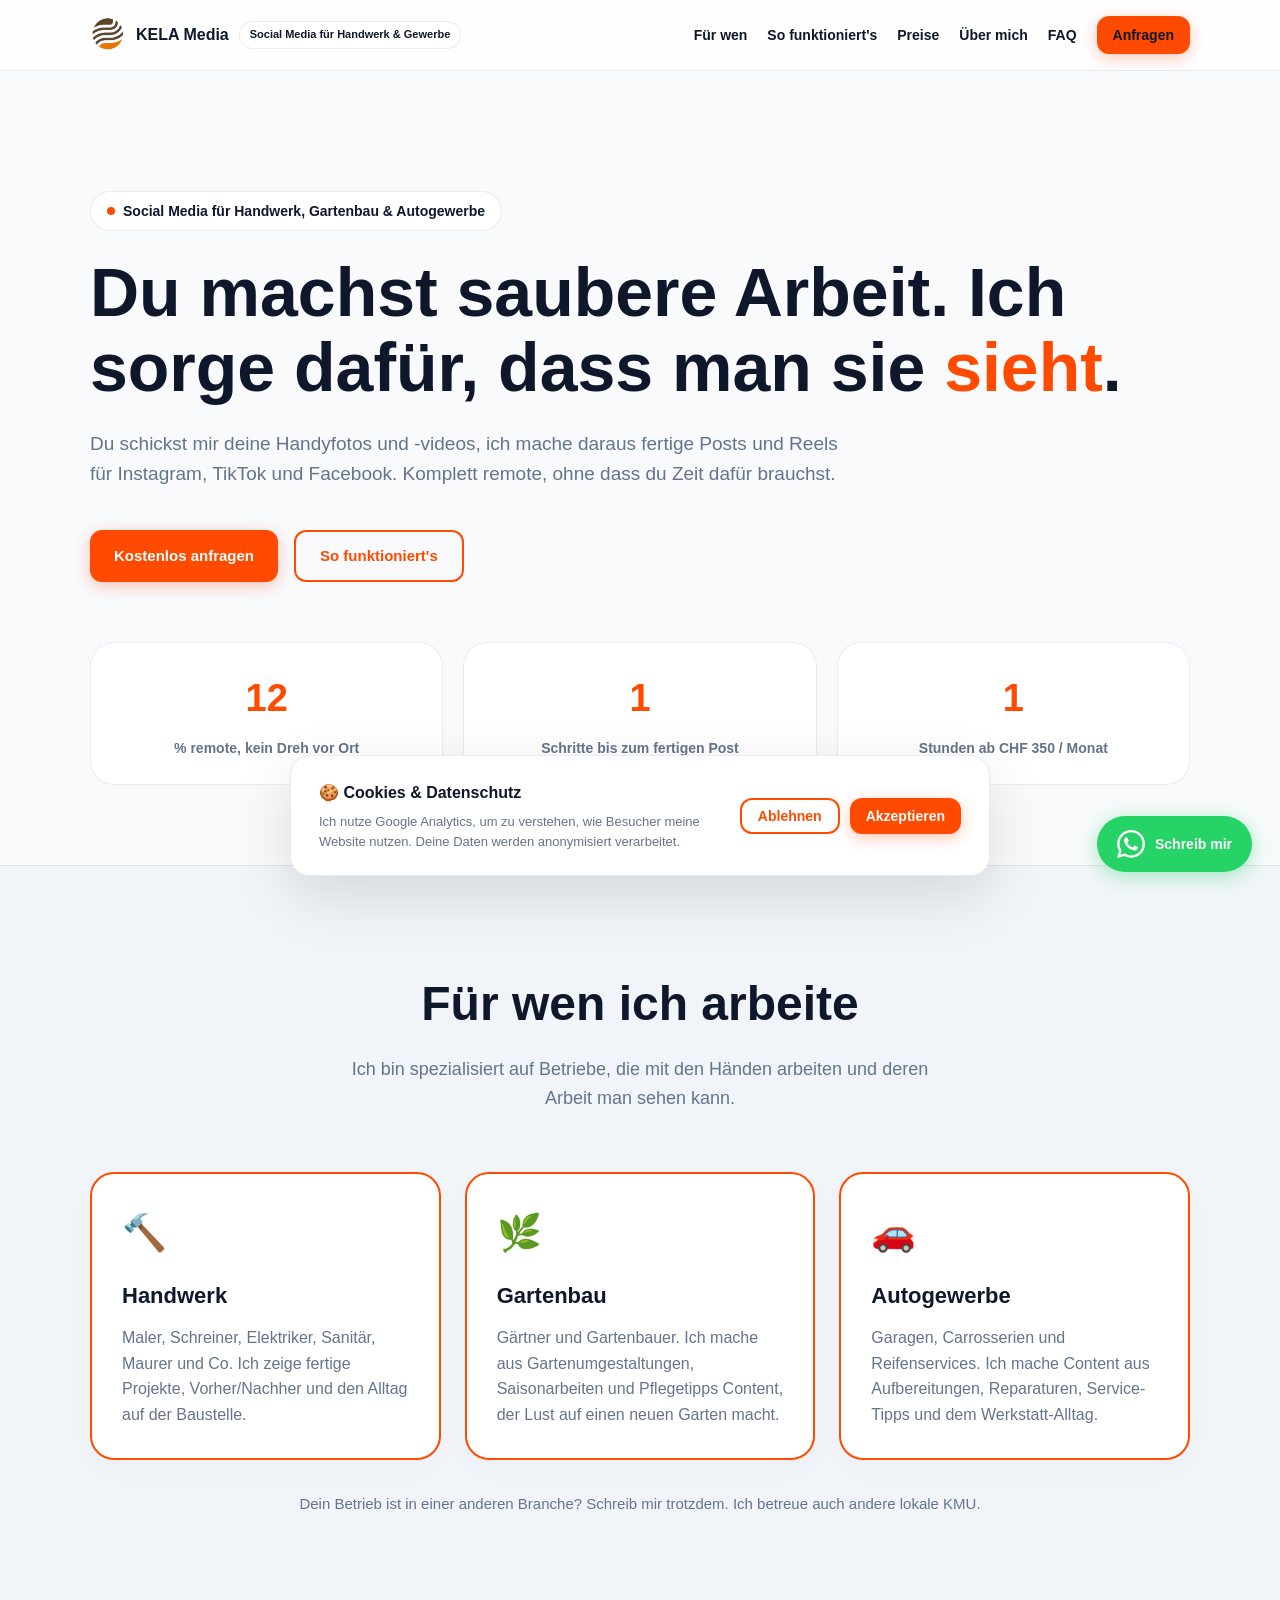
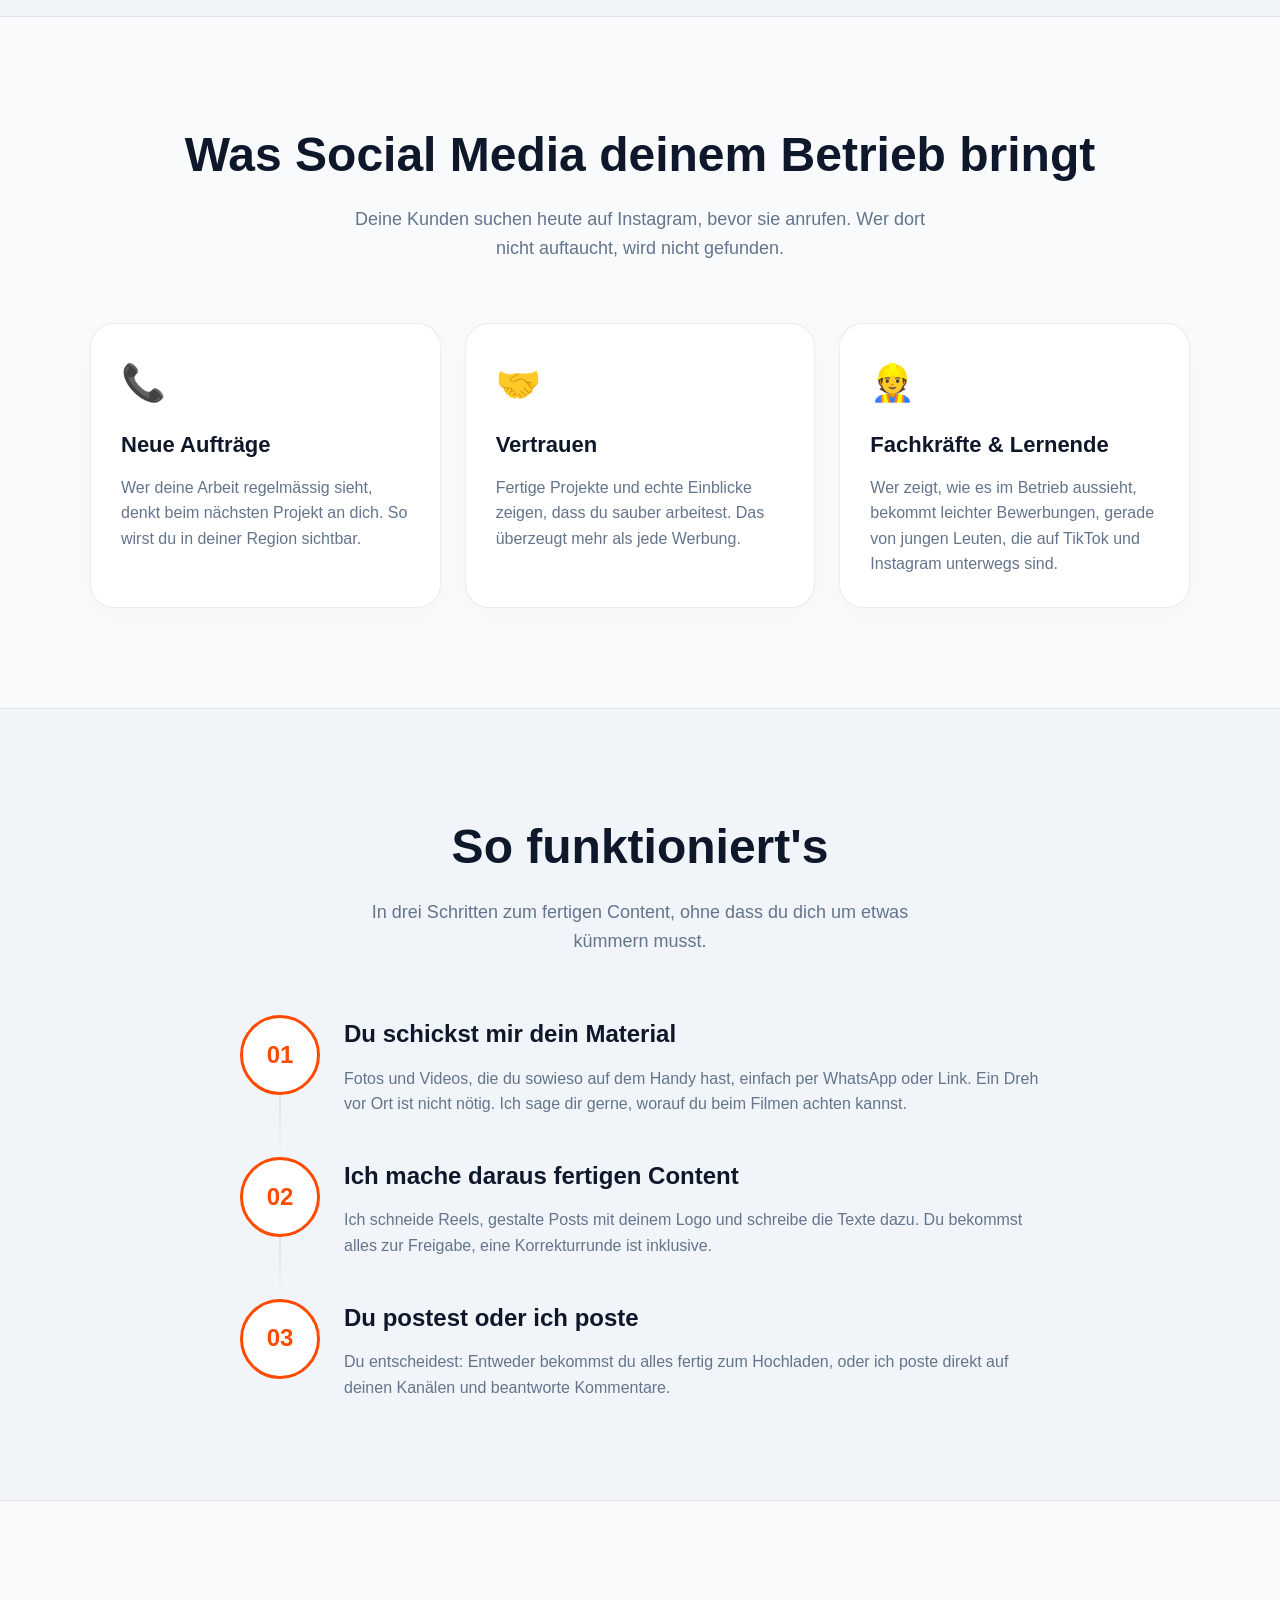
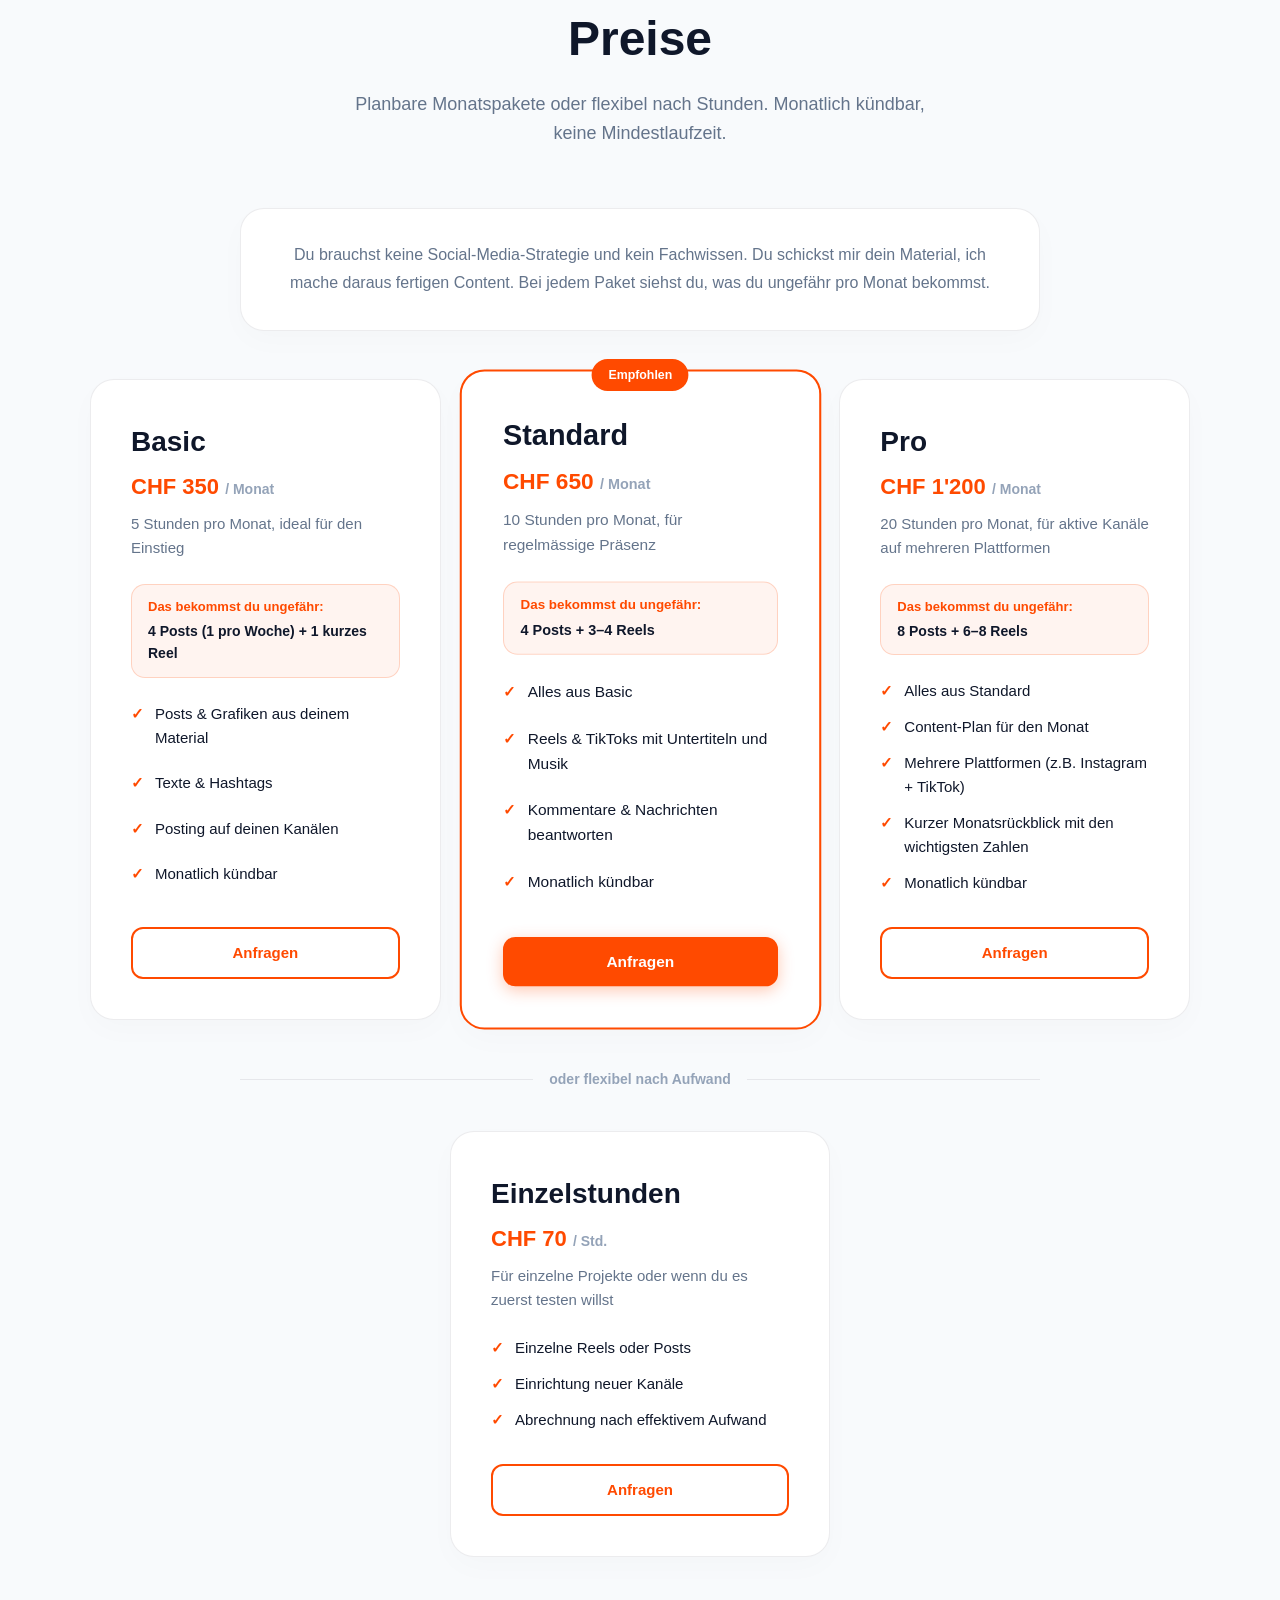
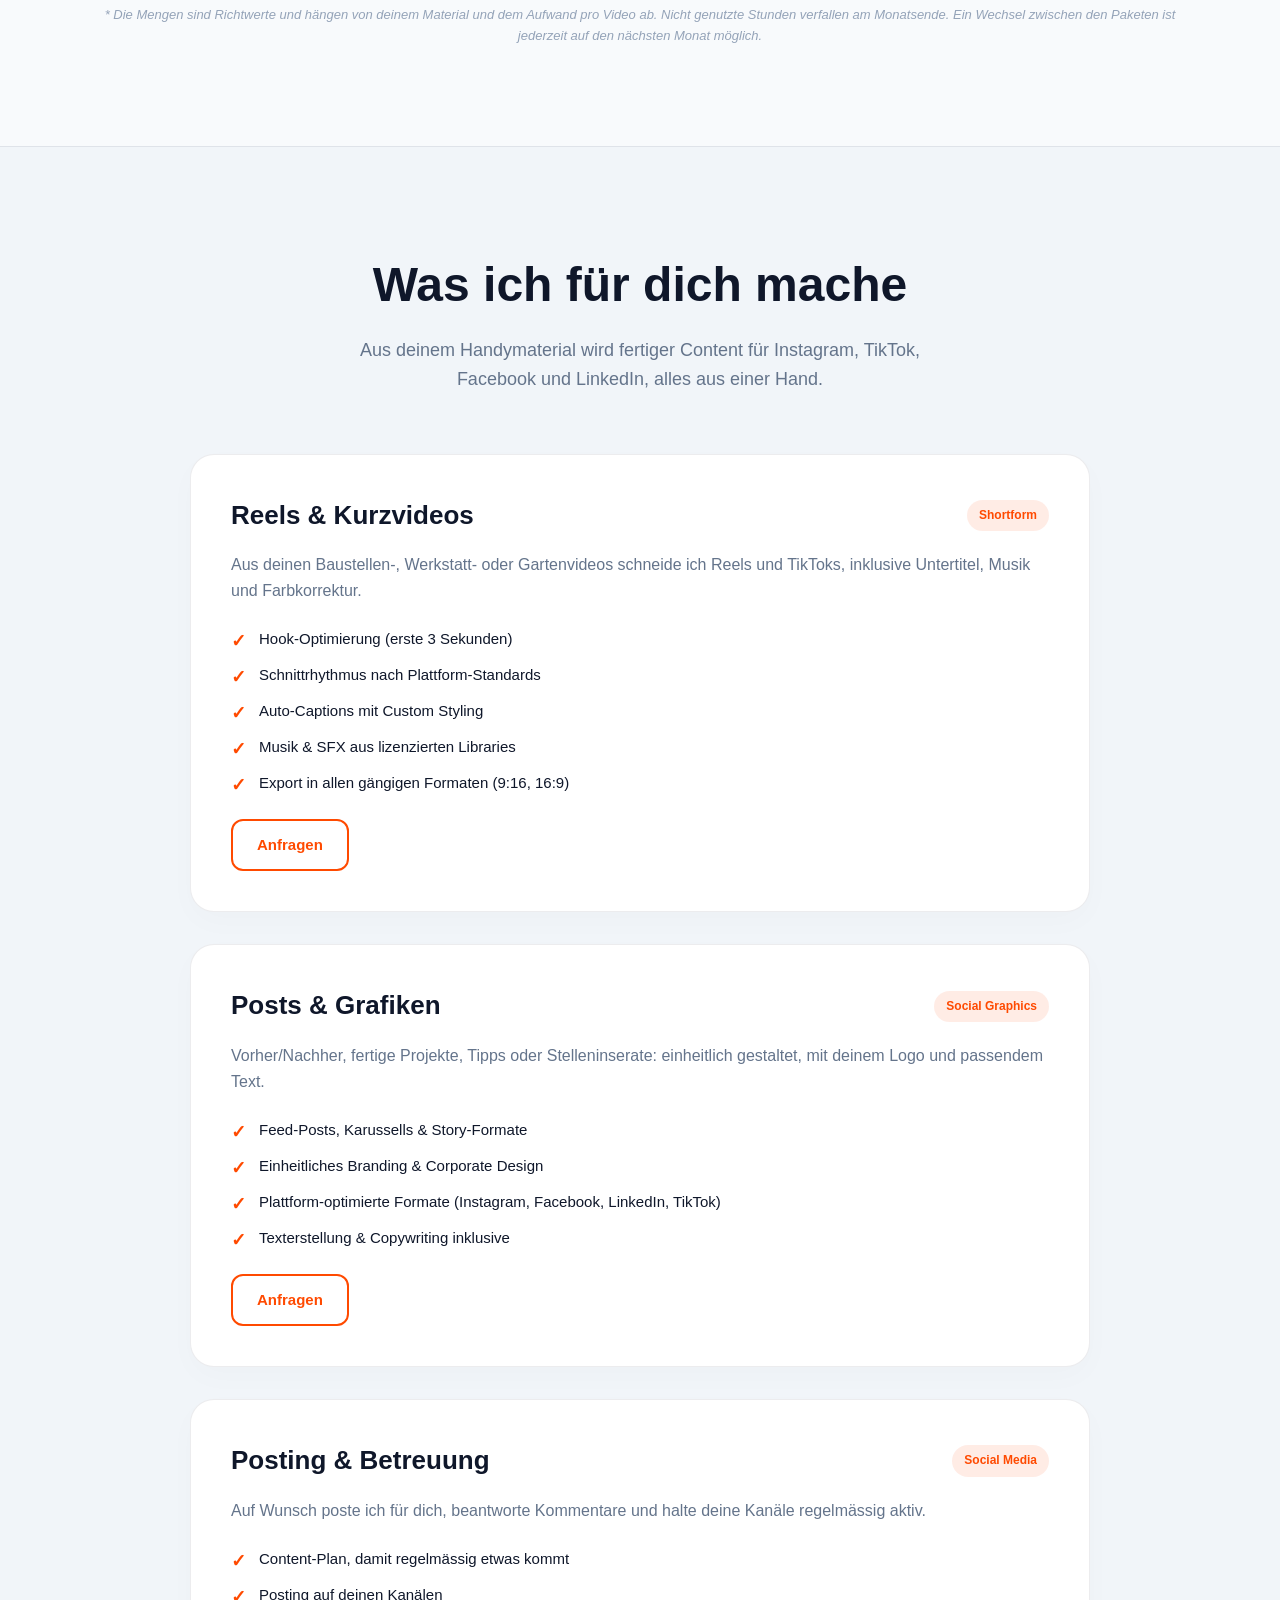
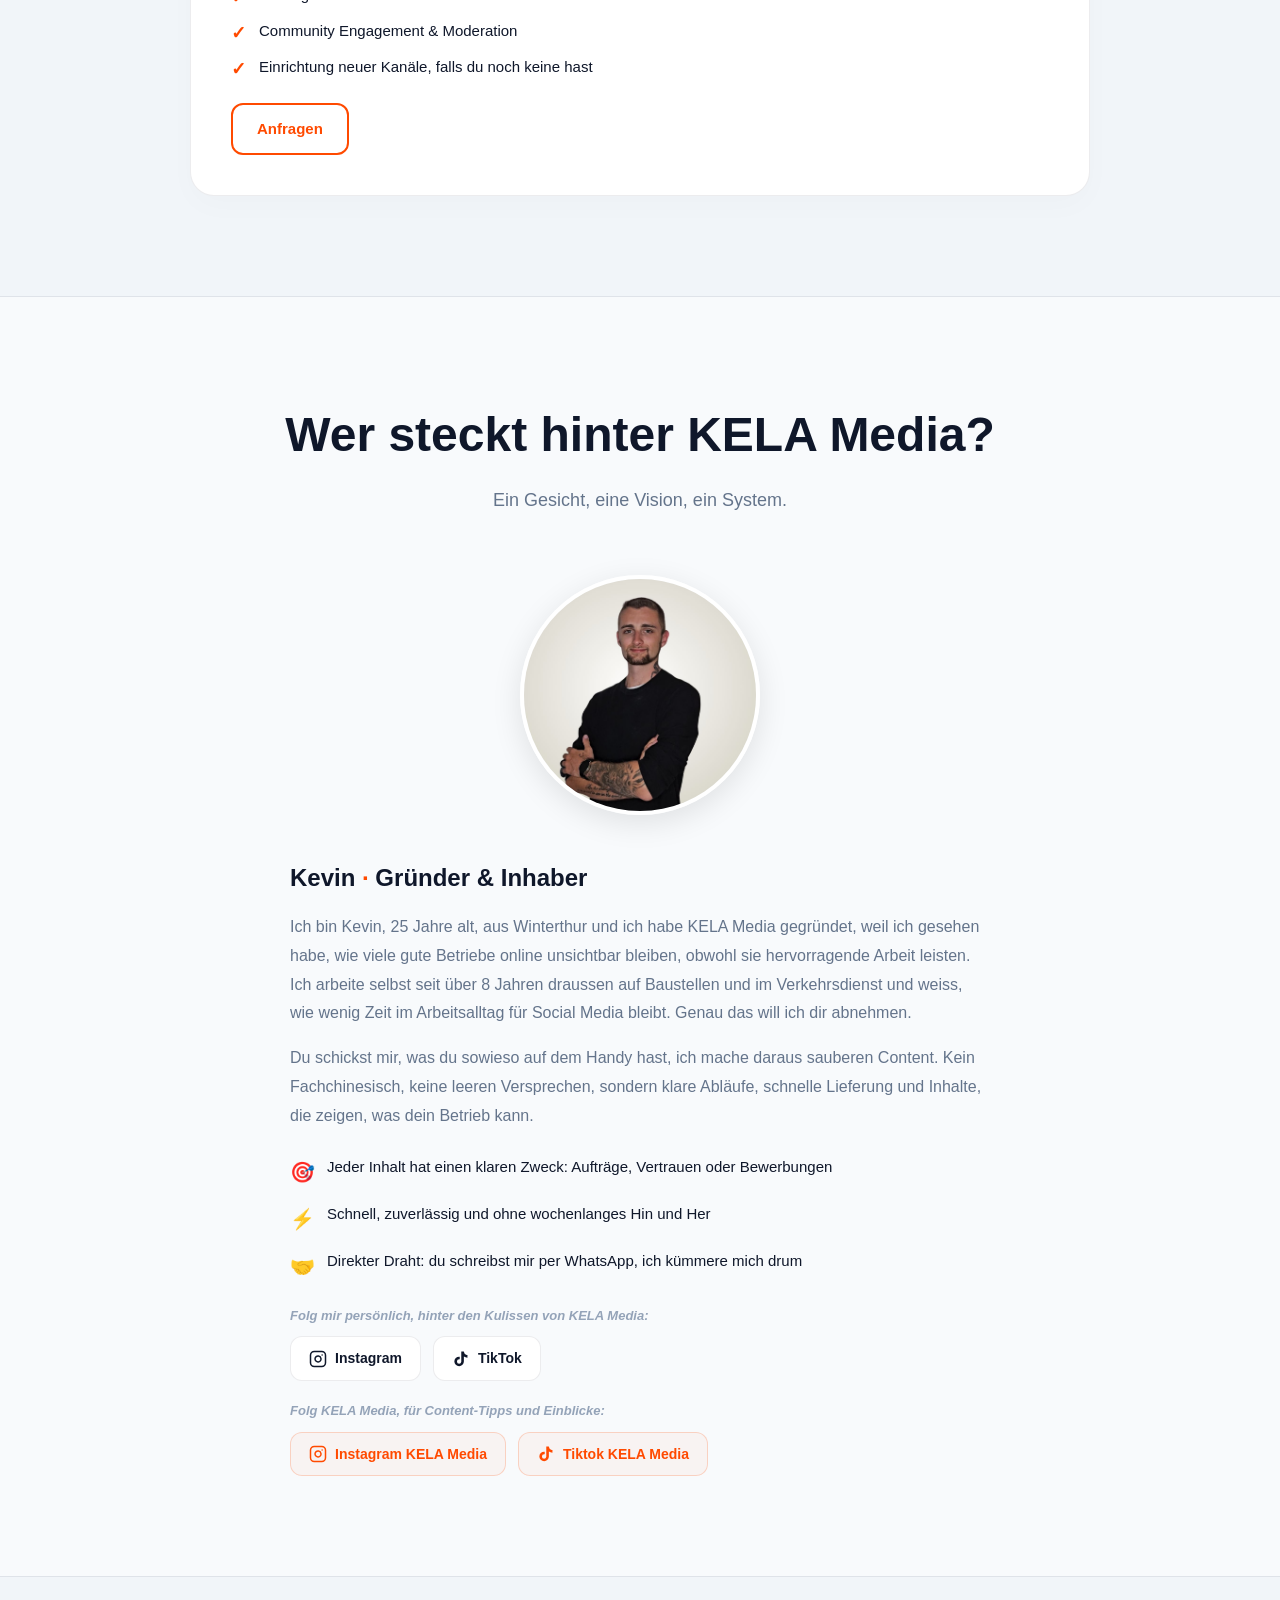
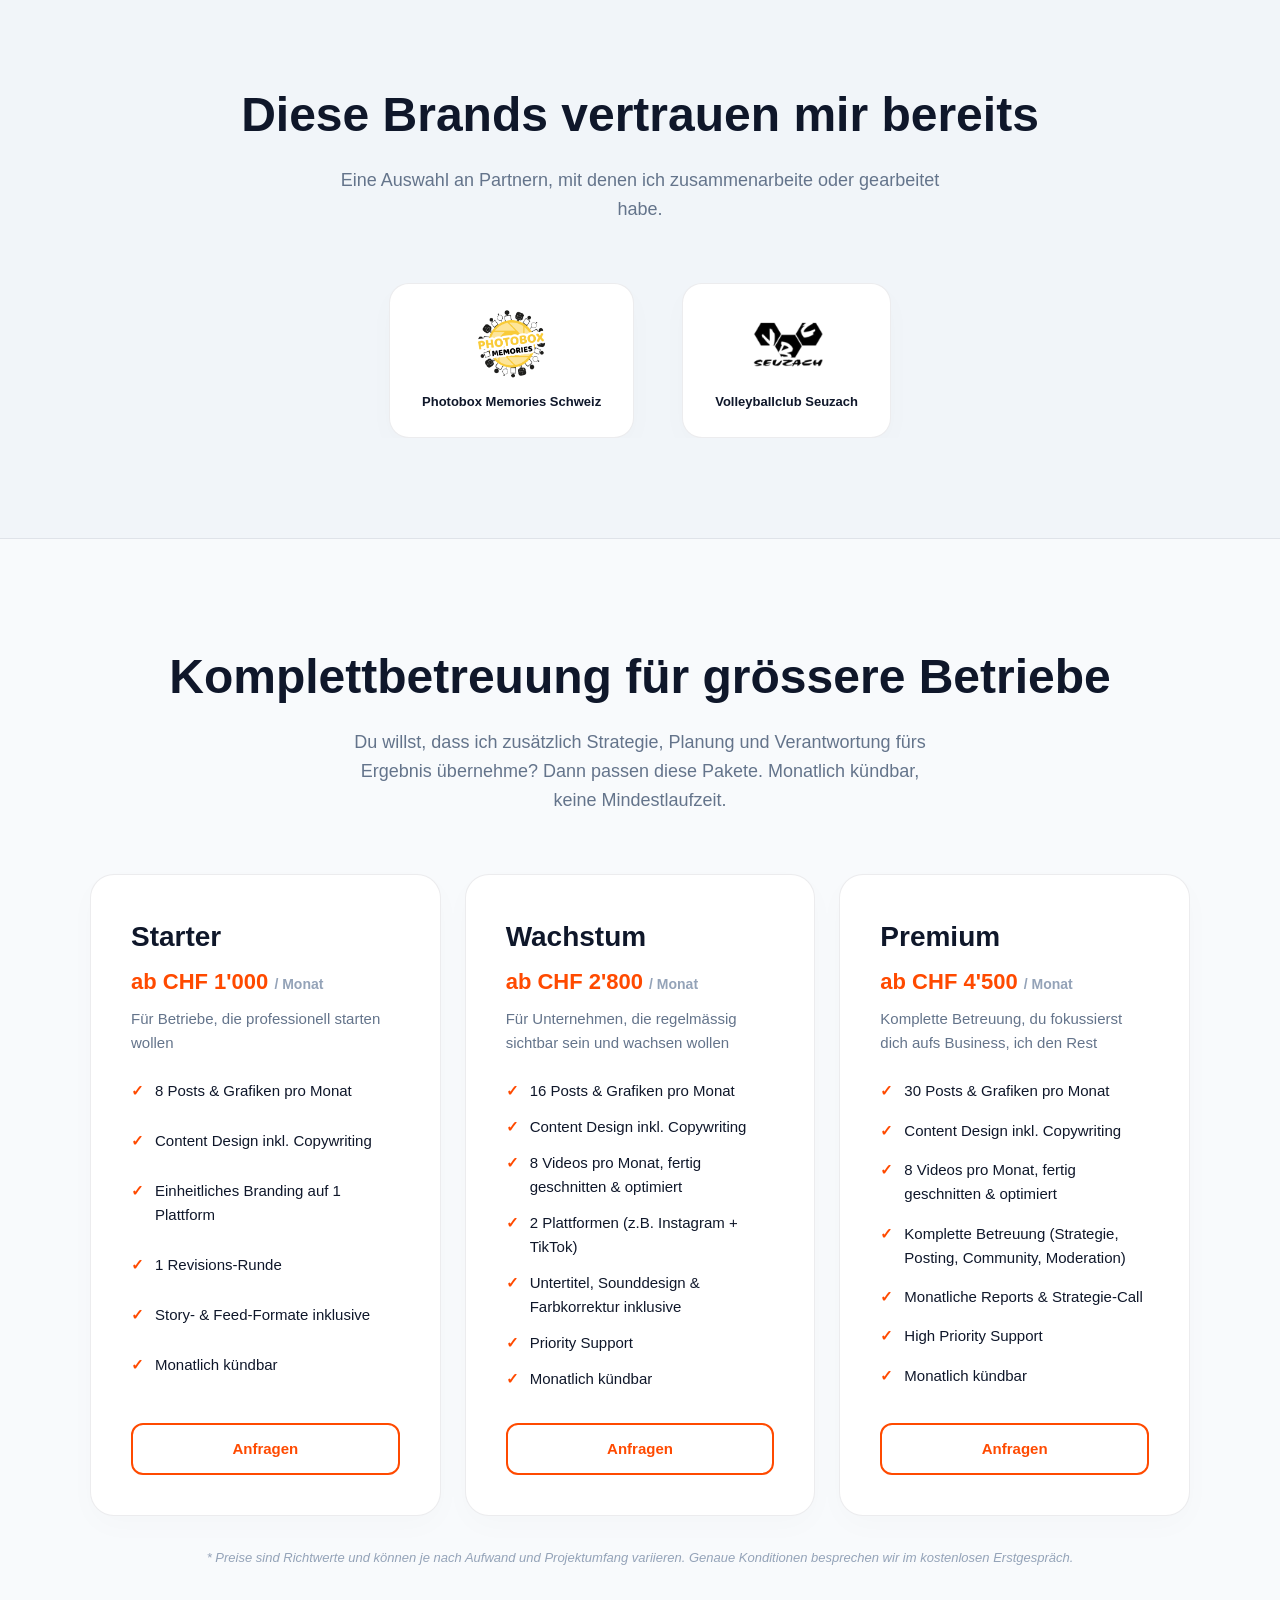
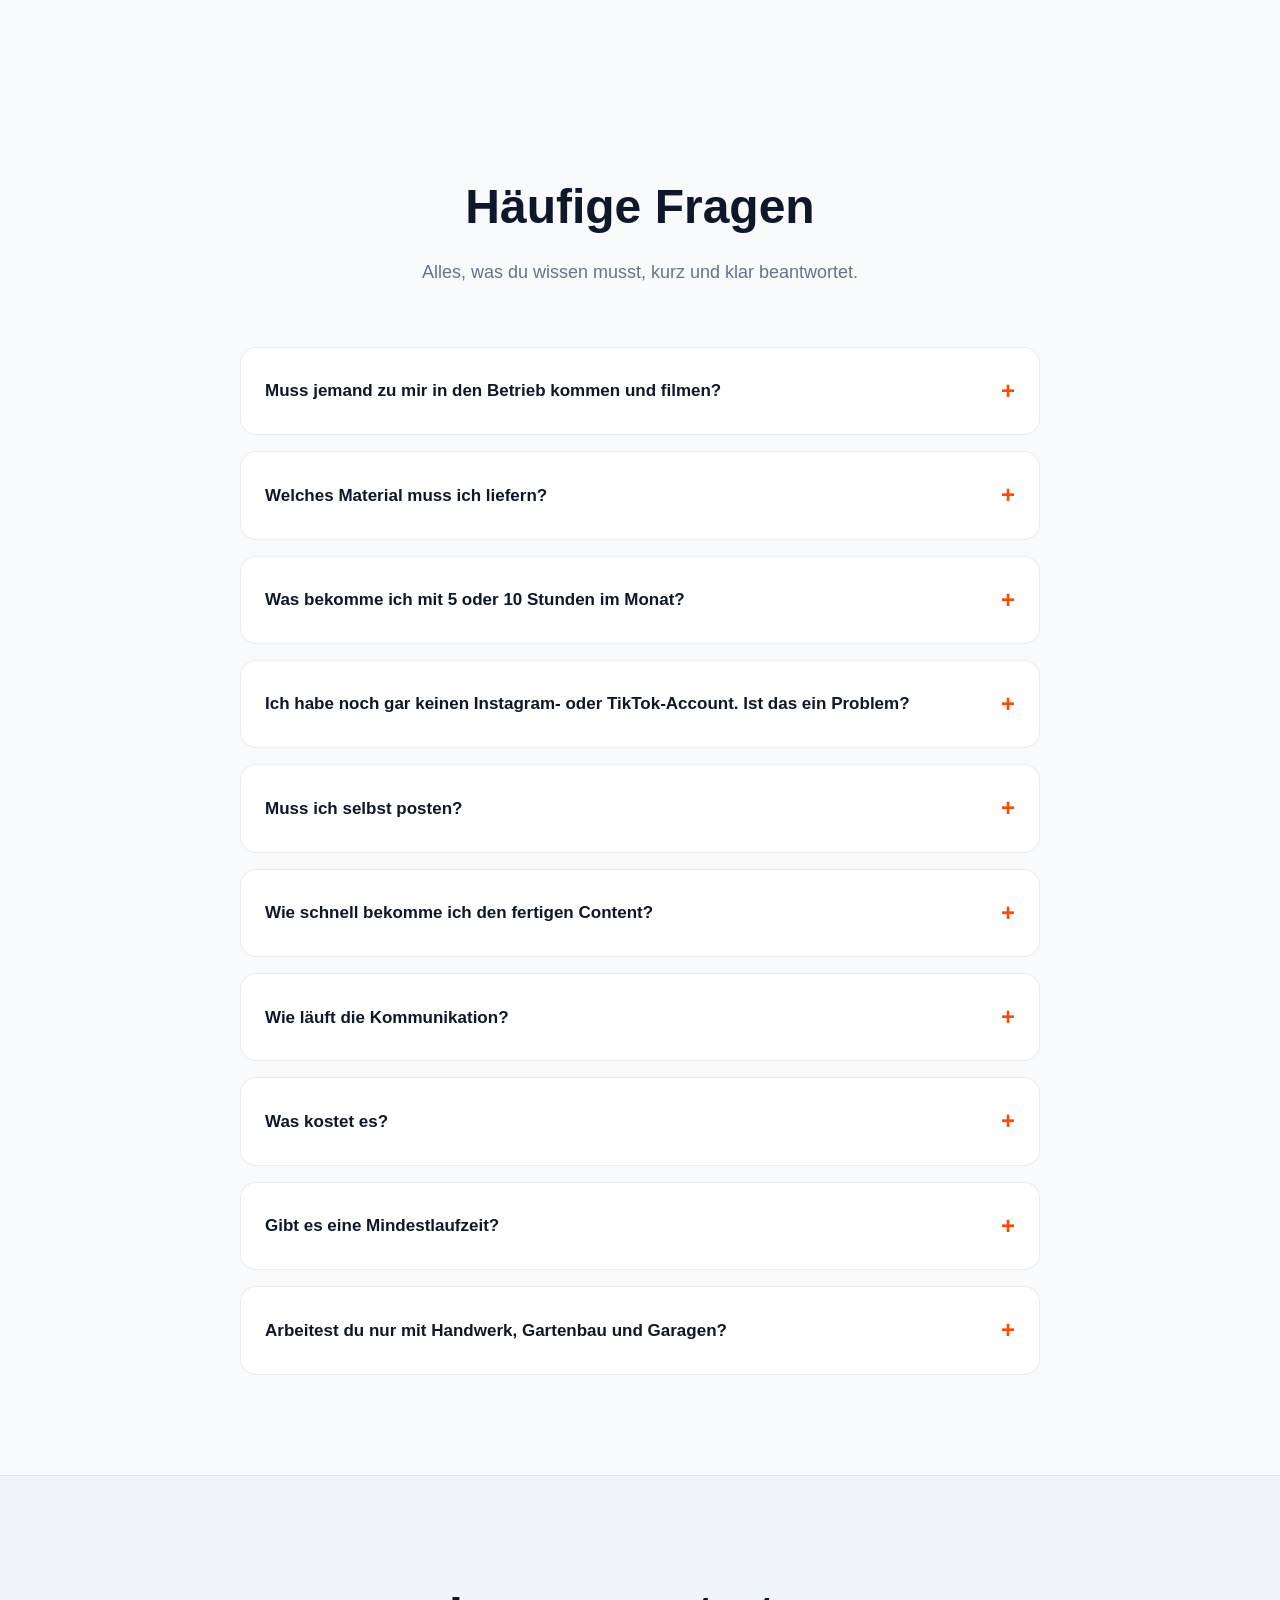
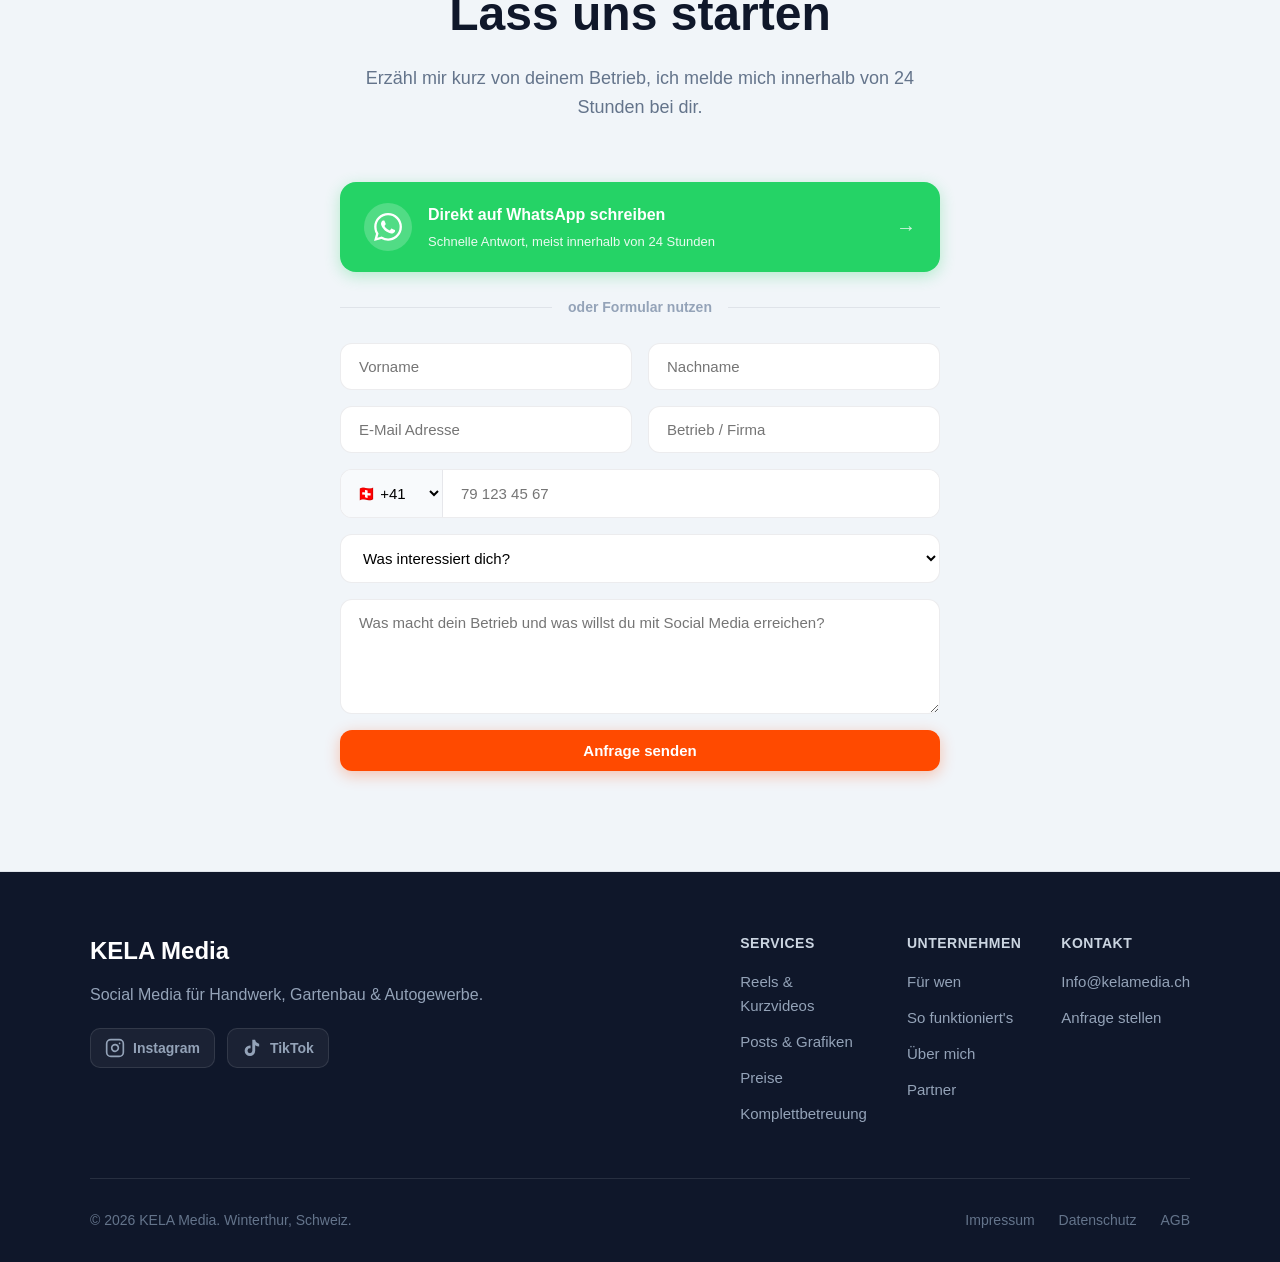
<file: index.html>
<!DOCTYPE html>
<html lang="de">
<head>
  <meta charset="UTF-8" />
  <meta name="viewport" content="width=device-width, initial-scale=1.0" />

  <!-- SEO Meta Tags -->
  <title>KELA Media | Social Media für Handwerk, Gartenbau & Autogewerbe – Winterthur</title>
  <meta name="description" content="Social Media für Handwerksbetriebe, Gartenbau und Garagen in der Schweiz. Du schickst mir deine Handyvideos, ich mache daraus fertige Posts und Reels. Komplett remote, ab CHF 350 pro Monat.">
  <meta name="keywords" content="Social Media Handwerk, Social Media Handwerksbetrieb Schweiz, Social Media Gartenbau, Social Media Garage, Instagram für Handwerker, Social Media Winterthur, Social Media VA, Reels für Handwerker">
  <meta name="author" content="Kevin Laubscher, KELA Media">
  <meta name="robots" content="index, follow">
  <link rel="canonical" href="https://kelamedia.ch/" />

  <!-- Open Graph / Facebook & LinkedIn -->
  <meta property="og:type" content="website">
  <meta property="og:url" content="https://kelamedia.ch/">
  <meta property="og:title" content="KELA Media | Social Media für Handwerk, Gartenbau & Autogewerbe">
  <meta property="og:description" content="Du machst saubere Arbeit. Ich sorge dafür, dass man sie sieht. Fertige Posts und Reels aus deinen Handyvideos, komplett remote.">
  <meta property="og:image" content="https://kelamedia.ch/OG-Image.png">
  <meta property="og:locale" content="de_CH">
  <meta property="og:site_name" content="KELA Media">

  <!-- Twitter Card -->
  <meta name="twitter:card" content="summary_large_image">
  <meta name="twitter:title" content="KELA Media | Social Media für Handwerk, Gartenbau & Autogewerbe">
  <meta name="twitter:description" content="Fertige Posts und Reels aus deinen Handyvideos, für Handwerksbetriebe, Gartenbau und Garagen in der Schweiz.">
  <meta name="twitter:image" content="https://kelamedia.ch/OG-Image.png">

  <!-- Schema.org LocalBusiness Markup -->
  <script type="application/ld+json">
  {
    "@context": "https://schema.org",
    "@type": "ProfessionalService",
    "name": "KELA Media",
    "image": "https://kelamedia.ch/Logo.png",
    "url": "https://kelamedia.ch/",
    "telephone": "+41798201634",
    "email": "info@kelamedia.ch",
    "address": {
      "@type": "PostalAddress",
      "addressLocality": "Winterthur",
      "addressRegion": "ZH",
      "addressCountry": "CH"
    },
    "areaServed": {
      "@type": "Country",
      "name": "Schweiz"
    },
    "description": "Social Media für Handwerksbetriebe, Gartenbau und Autogewerbe in der Schweiz: fertige Posts und Reels aus dem Material der Kunden, komplett remote.",
    "founder": {
      "@type": "Person",
      "name": "Kevin Laubscher"
    },
    "sameAs": [
      "https://www.instagram.com/kela_media",
      "https://www.tiktok.com/@kela.media"
    ],
    "makesOffer": [
      {
        "@type": "Offer",
        "itemOffered": {
          "@type": "Service",
          "name": "Social Media Management"
        }
      },
      {
        "@type": "Offer",
        "itemOffered": {
          "@type": "Service",
          "name": "Video Editing"
        }
      },
      {
        "@type": "Offer",
        "itemOffered": {
          "@type": "Service",
          "name": "Content Design"
        }
      },
      {
        "@type": "Offer",
        "itemOffered": {
          "@type": "Service",
          "name": "Social Media Virtual Assistant"
        }
      }
    ]
  }
  </script>

    <!-- Google Analytics -->
  <script async src="https://www.googletagmanager.com/gtag/js?id=G-W624XL2WMH"></script>
  <script>
    window.dataLayer = window.dataLayer || [];
    function gtag(){dataLayer.push(arguments);}
    gtag('consent', 'default', {
      analytics_storage: 'denied'
    });
    gtag('js', new Date());
    gtag('config', 'G-W624XL2WMH');
  </script>

  <link rel="stylesheet" href="style.css" />
  <link rel="apple-touch-icon" sizes="180x180" href="/apple-touch-icon.png">
  <link rel="icon" type="image/png" sizes="32x32" href="/favicon-32x32.png">
  <link rel="icon" type="image/png" sizes="16x16" href="/favicon-16x16.png">
  <link rel="manifest" href="/site.webmanifest">
</head>
<body>

  <header class="header">
    <div class="header-inner">
      <a class="brand" href="#top">
        <img src="Logo.png" alt="KELA Media Logo – Social Media für Handwerk und Gewerbe, Winterthur" class="brand-logo">
        <span class="brand-name">KELA Media</span>
        <span class="brand-pill">Social Media für Handwerk & Gewerbe</span>
      </a>
      <nav class="nav">
        <a href="#branchen">Für wen</a>
        <a href="#prozess">So funktioniert's</a>
        <a href="#va">Preise</a>
        <a href="#ueber-mich">Über mich</a>
        <a href="#faq">FAQ</a>
        <a class="btn btn-primary btn-sm" href="#kontakt">Anfragen</a>
      </nav>
      <button class="menu-trigger mobile-only" id="menuBtn">
        <span></span>
      </button>
    </div>
    <div class="mobile-nav" id="mobileNav">
      <a href="#branchen">Für wen</a>
      <a href="#prozess">So funktioniert's</a>
      <a href="#va">Preise</a>
      <a href="#ueber-mich">Über mich</a>
      <a href="#faq">FAQ</a>
      <a href="#kontakt" class="btn btn-primary">Jetzt anfragen</a>
    </div>
  </header>

  <main id="main">
    <section class="hero">
      <div class="container">
        <div class="hero-badge"><span class="dot"></span> Social Media für Handwerk, Gartenbau & Autogewerbe</div>
        <h1 class="hero-title">Du machst saubere Arbeit. Ich sorge dafür, dass man sie <span class="accent">sieht</span>.</h1>
        <p class="hero-sub">Du schickst mir deine Handyfotos und -videos, ich mache daraus fertige Posts und Reels für Instagram, TikTok und Facebook. Komplett remote, ohne dass du Zeit dafür brauchst.</p>
        <div class="hero-cta">
          <a class="btn btn-primary" href="#kontakt">Kostenlos anfragen</a>
          <a class="btn btn-outline" href="#prozess">So funktioniert's</a>
        </div>
        <div class="hero-proof">
          <div class="proof"><p class="proof-kpi" id="kpi1">0</p><p class="proof-label">% remote, kein Dreh vor Ort</p></div>
          <div class="proof"><p class="proof-kpi" id="kpi2">0</p><p class="proof-label">Schritte bis zum fertigen Post</p></div>
          <div class="proof"><p class="proof-kpi" id="kpi3">0</p><p class="proof-label">Stunden ab CHF 350 / Monat</p></div>
        </div>
      </div>
    </section>

    <section id="branchen" class="section section-soft">
      <div class="container reveal">
        <div class="section-head">
          <h2>Für wen ich arbeite</h2>
          <p>Ich bin spezialisiert auf Betriebe, die mit den Händen arbeiten und deren Arbeit man sehen kann.</p>
        </div>
        <div class="grid-3">
          <div class="card card-accent">
            <div class="card-icon">🔨</div>
            <h3>Handwerk</h3>
            <p>Maler, Schreiner, Elektriker, Sanitär, Maurer und Co. Ich zeige fertige Projekte, Vorher/Nachher und den Alltag auf der Baustelle.</p>
          </div>
          <div class="card card-accent">
            <div class="card-icon">🌿</div>
            <h3>Gartenbau</h3>
            <p>Gärtner und Gartenbauer. Ich mache aus Gartenumgestaltungen, Saisonarbeiten und Pflegetipps Content, der Lust auf einen neuen Garten macht.</p>
          </div>
          <div class="card card-accent">
            <div class="card-icon">🚗</div>
            <h3>Autogewerbe</h3>
            <p>Garagen, Carrosserien und Reifenservices. Ich mache Content aus Aufbereitungen, Reparaturen, Service-Tipps und dem Werkstatt-Alltag.</p>
          </div>
        </div>
        <p class="branchen-note">Dein Betrieb ist in einer anderen Branche? Schreib mir trotzdem. Ich betreue auch andere lokale KMU.</p>
      </div>
    </section>

    <section class="section">
      <div class="container reveal">
        <div class="section-head">
          <h2>Was Social Media deinem Betrieb bringt</h2>
          <p>Deine Kunden suchen heute auf Instagram, bevor sie anrufen. Wer dort nicht auftaucht, wird nicht gefunden.</p>
        </div>
        <div class="grid-3">
          <article class="card">
            <div class="card-icon">📞</div>
            <h3>Neue Aufträge</h3>
            <p>Wer deine Arbeit regelmässig sieht, denkt beim nächsten Projekt an dich. So wirst du in deiner Region sichtbar.</p>
          </article>
          <article class="card">
            <div class="card-icon">🤝</div>
            <h3>Vertrauen</h3>
            <p>Fertige Projekte und echte Einblicke zeigen, dass du sauber arbeitest. Das überzeugt mehr als jede Werbung.</p>
          </article>
          <article class="card">
            <div class="card-icon">👷</div>
            <h3>Fachkräfte & Lernende</h3>
            <p>Wer zeigt, wie es im Betrieb aussieht, bekommt leichter Bewerbungen, gerade von jungen Leuten, die auf TikTok und Instagram unterwegs sind.</p>
          </article>
        </div>
      </div>
    </section>

    <section id="prozess" class="section section-soft">
      <div class="container reveal">
        <div class="section-head">
          <h2>So funktioniert's</h2>
          <p>In drei Schritten zum fertigen Content, ohne dass du dich um etwas kümmern musst.</p>
        </div>
        <div class="process-timeline">
          <div class="process-step">
            <div class="process-number">01</div>
            <div class="process-content">
              <h3>Du schickst mir dein Material</h3>
              <p>Fotos und Videos, die du sowieso auf dem Handy hast, einfach per WhatsApp oder Link. Ein Dreh vor Ort ist nicht nötig. Ich sage dir gerne, worauf du beim Filmen achten kannst.</p>
            </div>
          </div>
          <div class="process-step">
            <div class="process-number">02</div>
            <div class="process-content">
              <h3>Ich mache daraus fertigen Content</h3>
              <p>Ich schneide Reels, gestalte Posts mit deinem Logo und schreibe die Texte dazu. Du bekommst alles zur Freigabe, eine Korrekturrunde ist inklusive.</p>
            </div>
          </div>
          <div class="process-step">
            <div class="process-number">03</div>
            <div class="process-content">
              <h3>Du postest oder ich poste</h3>
              <p>Du entscheidest: Entweder bekommst du alles fertig zum Hochladen, oder ich poste direkt auf deinen Kanälen und beantworte Kommentare.</p>
            </div>
          </div>
        </div>
      </div>
    </section>

    <section id="va" class="section">
      <div class="container reveal">
        <div class="section-head">
          <h2>Preise</h2>
          <p>Planbare Monatspakete oder flexibel nach Stunden. Monatlich kündbar, keine Mindestlaufzeit.</p>
        </div>

        <div class="va-intro-box">
          <p>Du brauchst keine Social-Media-Strategie und kein Fachwissen. Du schickst mir dein Material, ich mache daraus fertigen Content. Bei jedem Paket siehst du, was du ungefähr pro Monat bekommst.</p>
        </div>

        <div class="grid-3">
          <div class="price-card">
            <h3>Basic</h3>
            <p class="price-tag">CHF 350 <span>/ Monat</span></p>
            <p class="price-desc">5 Stunden pro Monat, ideal für den Einstieg</p>
            <div class="price-output">
              <strong>Das bekommst du ungefähr:</strong>
              <span>4 Posts (1 pro Woche) + 1 kurzes Reel</span>
            </div>
            <ul class="price-features">
              <li>Posts & Grafiken aus deinem Material</li>
              <li>Texte & Hashtags</li>
              <li>Posting auf deinen Kanälen</li>
              <li>Monatlich kündbar</li>
            </ul>
            <a href="#kontakt" class="btn btn-outline full">Anfragen</a>
          </div>

          <div class="price-card featured">
            <div class="featured-badge">Empfohlen</div>
            <h3>Standard</h3>
            <p class="price-tag">CHF 650 <span>/ Monat</span></p>
            <p class="price-desc">10 Stunden pro Monat, für regelmässige Präsenz</p>
            <div class="price-output">
              <strong>Das bekommst du ungefähr:</strong>
              <span>4 Posts + 3–4 Reels</span>
            </div>
            <ul class="price-features">
              <li>Alles aus Basic</li>
              <li>Reels & TikToks mit Untertiteln und Musik</li>
              <li>Kommentare & Nachrichten beantworten</li>
              <li>Monatlich kündbar</li>
            </ul>
            <a href="#kontakt" class="btn btn-primary full">Anfragen</a>
          </div>

          <div class="price-card">
            <h3>Pro</h3>
            <p class="price-tag">CHF 1'200 <span>/ Monat</span></p>
            <p class="price-desc">20 Stunden pro Monat, für aktive Kanäle auf mehreren Plattformen</p>
            <div class="price-output">
              <strong>Das bekommst du ungefähr:</strong>
              <span>8 Posts + 6–8 Reels</span>
            </div>
            <ul class="price-features">
              <li>Alles aus Standard</li>
              <li>Content-Plan für den Monat</li>
              <li>Mehrere Plattformen (z.B. Instagram + TikTok)</li>
              <li>Kurzer Monatsrückblick mit den wichtigsten Zahlen</li>
              <li>Monatlich kündbar</li>
            </ul>
            <a href="#kontakt" class="btn btn-outline full">Anfragen</a>
          </div>
        </div>

        <div class="va-divider" style="margin-top: 48px;"><span>oder flexibel nach Aufwand</span></div>

        <div class="va-hourly-wrap">
          <div class="price-card">
            <h3>Einzelstunden</h3>
            <p class="price-tag">CHF 70 <span>/ Std.</span></p>
            <p class="price-desc">Für einzelne Projekte oder wenn du es zuerst testen willst</p>
            <ul class="price-features">
              <li>Einzelne Reels oder Posts</li>
              <li>Einrichtung neuer Kanäle</li>
              <li>Abrechnung nach effektivem Aufwand</li>
            </ul>
            <a href="#kontakt" class="btn btn-outline full">Anfragen</a>
          </div>
        </div>
        <p class="price-note">* Die Mengen sind Richtwerte und hängen von deinem Material und dem Aufwand pro Video ab. Nicht genutzte Stunden verfallen am Monatsende. Ein Wechsel zwischen den Paketen ist jederzeit auf den nächsten Monat möglich.</p>
      </div>
    </section>

    <section id="leistungen" class="section section-soft">
      <div class="container reveal">
        <div class="section-head">
          <h2>Was ich für dich mache</h2>
          <p>Aus deinem Handymaterial wird fertiger Content für Instagram, TikTok, Facebook und LinkedIn, alles aus einer Hand.</p>
        </div>
        <div class="service-grid">
          <article class="service-card">
            <div class="service-header">
              <h3>Reels & Kurzvideos</h3>
              <span class="service-tag">Shortform</span>
            </div>
            <p class="service-desc">Aus deinen Baustellen-, Werkstatt- oder Gartenvideos schneide ich Reels und TikToks, inklusive Untertitel, Musik und Farbkorrektur.</p>
            <ul class="service-list">
              <li>Hook-Optimierung (erste 3 Sekunden)</li>
              <li>Schnittrhythmus nach Plattform-Standards</li>
              <li>Auto-Captions mit Custom Styling</li>
              <li>Musik & SFX aus lizenzierten Libraries</li>
              <li>Export in allen gängigen Formaten (9:16, 16:9)</li>
            </ul>
            <a href="#kontakt" class="btn btn-outline" style="margin-top: 24px;">Anfragen</a>
          </article>

          <article class="service-card">
            <div class="service-header">
              <h3>Posts & Grafiken</h3>
              <span class="service-tag">Social Graphics</span>
            </div>
            <p class="service-desc">Vorher/Nachher, fertige Projekte, Tipps oder Stelleninserate: einheitlich gestaltet, mit deinem Logo und passendem Text.</p>
            <ul class="service-list">
              <li>Feed-Posts, Karussells & Story-Formate</li>
              <li>Einheitliches Branding & Corporate Design</li>
              <li>Plattform-optimierte Formate (Instagram, Facebook, LinkedIn, TikTok)</li>
              <li>Texterstellung & Copywriting inklusive</li>
            </ul>
            <a href="#kontakt" class="btn btn-outline" style="margin-top: 24px;">Anfragen</a>
          </article>

          <article class="service-card">
            <div class="service-header">
              <h3>Posting & Betreuung</h3>
              <span class="service-tag">Social Media</span>
            </div>
            <p class="service-desc">Auf Wunsch poste ich für dich, beantworte Kommentare und halte deine Kanäle regelmässig aktiv.</p>
            <ul class="service-list">
              <li>Content-Plan, damit regelmässig etwas kommt</li>
              <li>Posting auf deinen Kanälen</li>
              <li>Community Engagement & Moderation</li>
              <li>Einrichtung neuer Kanäle, falls du noch keine hast</li>
            </ul>
            <a href="#kontakt" class="btn btn-outline" style="margin-top: 24px;">Anfragen</a>
          </article>
        </div>
      </div>
    </section>

    <section id="ueber-mich" class="section">
      <div class="container reveal">
        <div class="section-head">
          <h2>Wer steckt hinter KELA Media?</h2>
          <p>Ein Gesicht, eine Vision, ein System.</p>
        </div>
        <div class="about-wrapper">
          <div class="about-image-wrap">
            <img src="Kevin.JPG" alt="Kevin Laubscher – Gründer von KELA Media, Social Media Agentur Winterthur" class="about-image">
          </div>
          <div class="about-content">
            <h3 class="about-name">Kevin <span class="accent">·</span> Gründer & Inhaber</h3>
            <p class="about-text">Ich bin Kevin, 25 Jahre alt, aus Winterthur und ich habe KELA Media gegründet, weil ich gesehen habe, wie viele gute Betriebe online unsichtbar bleiben, obwohl sie hervorragende Arbeit leisten. Ich arbeite selbst seit über 8 Jahren draussen auf Baustellen und im Verkehrsdienst und weiss, wie wenig Zeit im Arbeitsalltag für Social Media bleibt. Genau das will ich dir abnehmen.</p>
            <p class="about-text">Du schickst mir, was du sowieso auf dem Handy hast, ich mache daraus sauberen Content. Kein Fachchinesisch, keine leeren Versprechen, sondern klare Abläufe, schnelle Lieferung und Inhalte, die zeigen, was dein Betrieb kann.</p>
            <ul class="about-list">
              <li>
                <span class="about-list-icon">🎯</span>
                <span>Jeder Inhalt hat einen klaren Zweck: Aufträge, Vertrauen oder Bewerbungen</span>
              </li>
              <li>
                <span class="about-list-icon">⚡</span>
                <span>Schnell, zuverlässig und ohne wochenlanges Hin und Her</span>
              </li>
              <li>
                <span class="about-list-icon">🤝</span>
                <span>Direkter Draht: du schreibst mir per WhatsApp, ich kümmere mich drum</span>
              </li>
            </ul>

            <!-- Persönliche Social Links -->
            <div class="about-social-block">
              <p class="about-social-label">Folg mir persönlich, hinter den Kulissen von KELA Media:</p>
              <div class="about-social">
                <a href="https://www.instagram.com/_kevinjoshualaubscher_?igsh=Z3J4bnBtZjJ6a3pp&utm_source=qr" target="_blank" rel="noopener noreferrer" class="about-social-link">
                  <svg xmlns="http://www.w3.org/2000/svg" width="18" height="18" viewBox="0 0 24 24" fill="none" stroke="currentColor" stroke-width="2" stroke-linecap="round" stroke-linejoin="round">
                    <rect x="2" y="2" width="20" height="20" rx="5" ry="5"></rect>
                    <path d="M16 11.37A4 4 0 1 1 12.63 8 4 4 0 0 1 16 11.37z"></path>
                    <line x1="17.5" y1="6.5" x2="17.51" y2="6.5"></line>
                  </svg>
                  Instagram
                </a>
                <a href="https://www.tiktok.com/@_kevinjoshua_?_r=1&_t=ZN-95Fl9YsCKLS" target="_blank" rel="noopener noreferrer" class="about-social-link">
                  <svg xmlns="http://www.w3.org/2000/svg" width="18" height="18" viewBox="0 0 24 24" fill="currentColor">
                    <path d="M19.59 6.69a4.83 4.83 0 0 1-3.77-4.25V2h-3.45v13.67a2.89 2.89 0 0 1-2.88 2.5 2.89 2.89 0 0 1-2.89-2.89 2.89 2.89 0 0 1 2.89-2.89c.28 0 .54.04.79.1V9.01a6.33 6.33 0 0 0-.79-.05 6.34 6.34 0 0 0-6.34 6.34 6.34 6.34 0 0 0 6.34 6.34 6.34 6.34 0 0 0 6.33-6.34V8.75a8.18 8.18 0 0 0 4.78 1.52V6.82a4.85 4.85 0 0 1-1.01-.13z"/>
                  </svg>
                  TikTok
                </a>
              </div>
            </div>

            <!-- KELA Media Social Links -->
            <div class="about-social-block">
              <p class="about-social-label">Folg KELA Media, für Content-Tipps und Einblicke:</p>
              <div class="about-social">
                <a href="https://www.instagram.com/kela_media?igsh=MTdtbGZodnJ3c3A4Zw%3D%3D&utm_source=qr" target="_blank" rel="noopener noreferrer" class="about-social-link about-social-link--brand">
                  <svg xmlns="http://www.w3.org/2000/svg" width="18" height="18" viewBox="0 0 24 24" fill="none" stroke="currentColor" stroke-width="2" stroke-linecap="round" stroke-linejoin="round">
                    <rect x="2" y="2" width="20" height="20" rx="5" ry="5"></rect>
                    <path d="M16 11.37A4 4 0 1 1 12.63 8 4 4 0 0 1 16 11.37z"></path>
                    <line x1="17.5" y1="6.5" x2="17.51" y2="6.5"></line>
                  </svg>
                  Instagram KELA Media
                </a>
                <a href="https://www.tiktok.com/@kela.media?_r=1&_t=ZN-95D5d1sGN78" target="_blank" rel="noopener noreferrer" class="about-social-link about-social-link--brand">
                  <svg xmlns="http://www.w3.org/2000/svg" width="18" height="18" viewBox="0 0 24 24" fill="currentColor">
                    <path d="M19.59 6.69a4.83 4.83 0 0 1-3.77-4.25V2h-3.45v13.67a2.89 2.89 0 0 1-2.88 2.5 2.89 2.89 0 0 1-2.89-2.89 2.89 2.89 0 0 1 2.89-2.89c.28 0 .54.04.79.1V9.01a6.33 6.33 0 0 0-.79-.05 6.34 6.34 0 0 0-6.34 6.34 6.34 6.34 0 0 0 6.34 6.34 6.34 6.34 0 0 0 6.33-6.34V8.75a8.18 8.18 0 0 0 4.78 1.52V6.82a4.85 4.85 0 0 1-1.01-.13z"/>
                  </svg>
                  Tiktok KELA Media
                </a>
              </div>
            </div>

          </div>
        </div>
      </div>
    </section>

    <section id="partner" class="section section-soft">
      <div class="container reveal">
        <div class="section-head">
          <h2>Diese Brands vertrauen mir bereits</h2>
          <p>Eine Auswahl an Partnern, mit denen ich zusammenarbeite oder gearbeitet habe.</p>
        </div>
        <div class="partner-grid">
          <div class="partner-logo">
            <img src="photobox-memories-logo.png" alt="Photobox Memories Schweiz Logo – Kunde von KELA Media">
            <span class="partner-name">Photobox Memories Schweiz</span>
          </div>
          <div class="partner-logo">
            <img src="vbc-seuzach-logo.png" alt="Volleyballclub Seuzach Logo – Kunde von KELA Media">
            <span class="partner-name">Volleyballclub Seuzach</span>
          </div>
        </div>
      </div>
    </section>

    <!-- <section id="cases" class="section section-soft">
      <div class="container reveal">
        <div class="section-head">
          <h2>Cases</h2>
          <p>Einblicke in meine Arbeit und Ergebnisse für Kunden.</p>
        </div>
        <div class="grid-3">
          <div class="case-card">
            <div class="case-thumb"></div>
            <div class="case-info">
              <h4>E-Commerce Brand</h4>
              <p class="case-type">UGC Ads + Video Editing</p>
              <p class="case-result">30 Videos in 4 Wochen • 2.8% CTR auf Meta Ads</p>
            </div>
          </div>
          <div class="case-card">
            <div class="case-thumb"></div>
            <div class="case-info">
              <h4>SaaS Startup</h4>
              <p class="case-type">Reels Editing & Strategie</p>
              <p class="case-result">15 Reels pro Monat • 180k organische Reichweite</p>
            </div>
          </div>
          <div class="case-card">
            <div class="case-thumb"></div>
            <div class="case-info">
              <h4>Health & Fitness</h4>
              <p class="case-type">Full Social Media Management</p>
              <p class="case-result">Konstantes Wachstum • 450+ qualifizierte Leads/Monat</p>
            </div>
          </div>
        </div>
      </div>
    </section>
    -->

    <section id="pakete" class="section">
      <div class="container reveal">
        <div class="section-head">
          <h2>Komplettbetreuung für grössere Betriebe</h2>
          <p>Du willst, dass ich zusätzlich Strategie, Planung und Verantwortung fürs Ergebnis übernehme? Dann passen diese Pakete. Monatlich kündbar, keine Mindestlaufzeit.</p>
        </div>
        <div class="grid-3">
          <div class="price-card">
            <h3>Starter</h3>
            <p class="price-tag">ab CHF 1'000 <span>/ Monat</span></p>
            <p class="price-desc">Für Betriebe, die professionell starten wollen</p>
            <ul class="price-features">
              <li>8 Posts & Grafiken pro Monat</li>
              <li>Content Design inkl. Copywriting</li>
              <li>Einheitliches Branding auf 1 Plattform</li>
              <li>1 Revisions-Runde</li>
              <li>Story- & Feed-Formate inklusive</li>
              <li>Monatlich kündbar</li>
            </ul>
            <a href="#kontakt" class="btn btn-outline full">Anfragen</a>
          </div>

          <div class="price-card">
            <h3>Wachstum</h3>
            <p class="price-tag">ab CHF 2'800 <span>/ Monat</span></p>
            <p class="price-desc">Für Unternehmen, die regelmässig sichtbar sein und wachsen wollen</p>
            <ul class="price-features">
              <li>16 Posts & Grafiken pro Monat</li>
              <li>Content Design inkl. Copywriting</li>
              <li>8 Videos pro Monat, fertig geschnitten & optimiert</li>
              <li>2 Plattformen (z.B. Instagram + TikTok)</li>
              <li>Untertitel, Sounddesign & Farbkorrektur inklusive</li>
              <li>Priority Support</li>
              <li>Monatlich kündbar</li>
            </ul>
            <a href="#kontakt" class="btn btn-outline full">Anfragen</a>
          </div>

          <div class="price-card">
            <h3>Premium</h3>
            <p class="price-tag">ab CHF 4'500 <span>/ Monat</span></p>
            <p class="price-desc">Komplette Betreuung, du fokussierst dich aufs Business, ich den Rest</p>
            <ul class="price-features">
              <li>30 Posts & Grafiken pro Monat</li>
              <li>Content Design inkl. Copywriting</li>
              <li>8 Videos pro Monat, fertig geschnitten & optimiert</li>
              <li>Komplette Betreuung (Strategie, Posting, Community, Moderation)</li>
              <li>Monatliche Reports & Strategie-Call</li>
              <li>High Priority Support</li>
              <li>Monatlich kündbar</li>
            </ul>
            <a href="#kontakt" class="btn btn-outline full">Anfragen</a>
          </div>
        </div>
        <p class="price-note">* Preise sind Richtwerte und können je nach Aufwand und Projektumfang variieren. Genaue Konditionen besprechen wir im kostenlosen Erstgespräch.</p>
      </div>
    </section>

    <section id="faq" class="section">
      <div class="container reveal">
        <div class="section-head">
          <h2>Häufige Fragen</h2>
          <p>Alles, was du wissen musst, kurz und klar beantwortet.</p>
        </div>
        <div class="faq-grid">
          <details class="faq-item">
            <summary>Muss jemand zu mir in den Betrieb kommen und filmen?</summary>
            <p>Nein. Ich arbeite komplett remote. Du oder dein Team filmt mit dem Handy, was ihr sowieso macht, und schickt mir das Material per WhatsApp oder Link. Ich zeige dir gerne, worauf du beim Filmen achten kannst.</p>
          </details>
          <details class="faq-item">
            <summary>Welches Material muss ich liefern?</summary>
            <p>Handyfotos und -videos reichen völlig: fertige Projekte, Vorher/Nachher, Arbeiten auf der Baustelle, in der Werkstatt oder im Garten. Dazu einmalig dein Logo als PNG-Datei. Den Rest erledige ich.</p>
          </details>
          <details class="faq-item">
            <summary>Was bekomme ich mit 5 oder 10 Stunden im Monat?</summary>
            <p>Mit 5 Stunden (Basic) sind es ungefähr 4 Posts, also einer pro Woche, plus ein kurzes Reel. Mit 10 Stunden (Standard) sind es ungefähr 4 Posts und 3–4 Reels. Wie viel genau drin liegt, hängt von deinem Material und der Länge der Videos ab.</p>
          </details>
          <details class="faq-item">
            <summary>Ich habe noch gar keinen Instagram- oder TikTok-Account. Ist das ein Problem?</summary>
            <p>Nein. Ich richte dir die Kanäle ein, mit Profilbild, Beschreibung und allem, was dazugehört. Danach können wir direkt starten.</p>
          </details>
          <details class="faq-item">
            <summary>Muss ich selbst posten?</summary>
            <p>Das entscheidest du. Entweder bekommst du alles fertig zum Hochladen, oder ich poste direkt auf deinen Kanälen und kümmere mich auch um Kommentare und Nachrichten.</p>
          </details>
          <details class="faq-item">
            <summary>Wie schnell bekomme ich den fertigen Content?</summary>
            <p>In der Regel innerhalb von 3–5 Werktagen, nachdem du mir das Material geschickt hast.</p>
          </details>
          <details class="faq-item">
            <summary>Wie läuft die Kommunikation?</summary>
            <p>Ganz einfach per WhatsApp oder E-Mail. Du musst keine Meetings einplanen.</p>
          </details>
          <details class="faq-item">
            <summary>Was kostet es?</summary>
            <p>Die Monatspakete starten bei CHF 350 (5 Stunden), einzelne Stunden kosten CHF 70. Für grössere Betriebe, die eine Komplettbetreuung mit Strategie wollen, gibt es Pakete ab CHF 1'000 pro Monat.</p>
          </details>
          <details class="faq-item">
            <summary>Gibt es eine Mindestlaufzeit?</summary>
            <p>Nein, alle Pakete sind monatlich kündbar. Ich will, dass du bleibst, weil die Arbeit stimmt, nicht wegen eines Vertrags.</p>
          </details>
          <details class="faq-item">
            <summary>Arbeitest du nur mit Handwerk, Gartenbau und Garagen?</summary>
            <p>Darauf bin ich spezialisiert, ich betreue aber auch andere lokale KMU und Vereine. Schreib mir einfach, dann schauen wir, ob es passt.</p>
          </details>
        </div>
      </div>
    </section>

    <section id="kontakt" class="section section-soft">
      <div class="container reveal">
        <div class="section-head">
          <h2>Lass uns starten</h2>
          <p>Erzähl mir kurz von deinem Betrieb, ich melde mich innerhalb von 24 Stunden bei dir.</p>
        </div>
        <div class="kontakt-wrapper">
          <div class="kontakt-options">
            <a href="https://wa.me/41798201634?text=Hallo%20Kevin%2C%20ich%20interessiere%20mich%20f%C3%BCr%20KELA%20Media%20und%20w%C3%BCrde%20gerne%20mehr%20erfahren." target="_blank" rel="noopener noreferrer" class="kontakt-whatsapp">
              <div class="kontakt-whatsapp-icon">
                <svg xmlns="http://www.w3.org/2000/svg" width="28" height="28" viewBox="0 0 24 24" fill="currentColor">
                  <path d="M17.472 14.382c-.297-.149-1.758-.867-2.03-.967-.273-.099-.471-.148-.67.15-.197.297-.767.966-.94 1.164-.173.199-.347.223-.644.075-.297-.15-1.255-.463-2.39-1.475-.883-.788-1.48-1.761-1.653-2.059-.173-.297-.018-.458.13-.606.134-.133.298-.347.446-.52.149-.174.198-.298.298-.497.099-.198.05-.371-.025-.52-.075-.149-.669-1.612-.916-2.207-.242-.579-.487-.5-.669-.51-.173-.008-.371-.01-.57-.01-.198 0-.52.074-.792.372-.272.297-1.04 1.016-1.04 2.479 0 1.462 1.065 2.875 1.213 3.074.149.198 2.096 3.2 5.077 4.487.709.306 1.262.489 1.694.625.712.227 1.36.195 1.871.118.571-.085 1.758-.719 2.006-1.413.248-.694.248-1.289.173-1.413-.074-.124-.272-.198-.57-.347m-5.421 7.403h-.004a9.87 9.87 0 01-5.031-1.378l-.361-.214-3.741.982.998-3.648-.235-.374a9.86 9.86 0 01-1.51-5.26c.001-5.45 4.436-9.884 9.888-9.884 2.64 0 5.122 1.03 6.988 2.898a9.825 9.825 0 012.893 6.994c-.003 5.45-4.437 9.884-9.885 9.884m8.413-18.297A11.815 11.815 0 0012.05 0C5.495 0 .16 5.335.157 11.892c0 2.096.547 4.142 1.588 5.945L.057 24l6.305-1.654a11.882 11.882 0 005.683 1.448h.005c6.554 0 11.89-5.335 11.893-11.893a11.821 11.821 0 00-3.48-8.413z"/>
                </svg>
              </div>
              <div class="kontakt-whatsapp-text">
                <strong>Direkt auf WhatsApp schreiben</strong>
                <span>Schnelle Antwort, meist innerhalb von 24 Stunden</span>
              </div>
              <div class="kontakt-whatsapp-arrow">→</div>
            </a>
            <div class="kontakt-divider">
              <span>oder Formular nutzen</span>
            </div>
          </div>
          <form id="contactForm" class="form">
            <input type="hidden" name="access_key" value="44dfa8c4-52d5-477e-9d97-aacf7ca2d188">
            <div class="form-row">
              <input type="text" name="vorname" placeholder="Vorname" required>
              <input type="text" name="nachname" placeholder="Nachname" required>
            </div>
            <div class="form-row">
              <input type="email" name="email" placeholder="E-Mail Adresse" required>
              <input type="text" name="unternehmen" placeholder="Betrieb / Firma">
            </div>
            <div class="phone-input-wrapper" id="phoneWrapper">
              <select name="laendervorwahl" class="phone-country" id="phoneCountry">
                <option value="+41">🇨🇭 +41</option>
                <option value="+49">🇩🇪 +49</option>
                <option value="+43">🇦🇹 +43</option>
                <option value="+423">🇱🇮 +423</option>
              </select>
              <input type="tel" name="telefon" id="phoneInput" placeholder="79 123 45 67">
            </div>
            <select name="Interesse" required>
              <option value="">Was interessiert dich?</option>
              <option value="Paket Basic">Paket Basic (5h / CHF 350)</option>
              <option value="Paket Standard">Paket Standard (10h / CHF 650)</option>
              <option value="Paket Pro">Paket Pro (20h / CHF 1'200)</option>
              <option value="Einzelstunden">Einzelstunden</option>
              <option value="Komplettbetreuung">Komplettbetreuung (Starter / Wachstum / Premium)</option>
              <option value="Weiss noch nicht">Weiss ich noch nicht, ich will mich beraten lassen</option>
            </select>
            <textarea name="message" rows="5" placeholder="Was macht dein Betrieb und was willst du mit Social Media erreichen?" required></textarea>
            <!-- Honeypot gegen Spam -->
            <input type="text" name="botcheck" style="display:none" tabindex="-1" autocomplete="off">
            <button type="submit" class="btn btn-primary">Anfrage senden</button>
          </form>
          <div id="formSuccess" class="success">✓ Anfrage erfolgreich gesendet! Ich melde mich innerhalb von 24 Stunden.</div>
        </div>
      </div>
    </section>
  </main>

  <footer class="footer">
    <div class="container">
      <div class="footer-content">
        <div class="footer-brand">
          <h4>KELA Media</h4>
          <p>Social Media für Handwerk, Gartenbau & Autogewerbe.</p>
          <div class="footer-social">
            <a href="https://www.instagram.com/kela_media?igsh=MTdtbGZodnJ3c3A4Zw%3D%3D&utm_source=qr" target="_blank" rel="noopener noreferrer" class="social-link" aria-label="KELA Media auf Instagram">
              <svg xmlns="http://www.w3.org/2000/svg" width="20" height="20" viewBox="0 0 24 24" fill="none" stroke="currentColor" stroke-width="2" stroke-linecap="round" stroke-linejoin="round">
                <rect x="2" y="2" width="20" height="20" rx="5" ry="5"></rect>
                <path d="M16 11.37A4 4 0 1 1 12.63 8 4 4 0 0 1 16 11.37z"></path>
                <line x1="17.5" y1="6.5" x2="17.51" y2="6.5"></line>
              </svg>
              Instagram
            </a>
            <a href="https://www.tiktok.com/@kela.media?_r=1&_t=ZN-95D5d1sGN78" target="_blank" rel="noopener noreferrer" class="social-link" aria-label="KELA Media auf TikTok">
              <svg xmlns="http://www.w3.org/2000/svg" width="20" height="20" viewBox="0 0 24 24" fill="currentColor">
                <path d="M19.59 6.69a4.83 4.83 0 0 1-3.77-4.25V2h-3.45v13.67a2.89 2.89 0 0 1-2.88 2.5 2.89 2.89 0 0 1-2.89-2.89 2.89 2.89 0 0 1 2.89-2.89c.28 0 .54.04.79.1V9.01a6.33 6.33 0 0 0-.79-.05 6.34 6.34 0 0 0-6.34 6.34 6.34 6.34 0 0 0 6.34 6.34 6.34 6.34 0 0 0 6.33-6.34V8.75a8.18 8.18 0 0 0 4.78 1.52V6.82a4.85 4.85 0 0 1-1.01-.13z"/>
              </svg>
              TikTok
            </a>
          </div>
        </div>
        <div class="footer-links">
          <div class="footer-col">
            <h5>Services</h5>
            <a href="#leistungen">Reels & Kurzvideos</a>
            <a href="#leistungen">Posts & Grafiken</a>
            <a href="#va">Preise</a>
            <a href="#pakete">Komplettbetreuung</a>
          </div>
          <div class="footer-col">
            <h5>Unternehmen</h5>
            <a href="#branchen">Für wen</a>
            <a href="#prozess">So funktioniert's</a>
            <a href="#ueber-mich">Über mich</a>
            <a href="#partner">Partner</a>
          </div>
          <div class="footer-col">
            <h5>Kontakt</h5>
            <a href="mailto:info@kelamedia.ch">Info@kelamedia.ch</a>
            <a href="#kontakt">Anfrage stellen</a>
          </div>
        </div>
      </div>
      <div class="footer-bottom">
        <p>© <span id="year"></span> KELA Media. Winterthur, Schweiz.</p>
        <div class="footer-legal">
          <a href="impressum.html">Impressum</a>
          <a href="datenschutz.html">Datenschutz</a>
          <a href="agb.html">AGB</a>
        </div>
      </div>
    </div>
  </footer>

  <!-- WhatsApp Floating Button -->
  <a href="https://wa.me/41798201634?text=Hallo%20Kevin%2C%20ich%20interessiere%20mich%20f%C3%BCr%20KELA%20Media%20und%20w%C3%BCrde%20gerne%20mehr%20erfahren." target="_blank" rel="noopener noreferrer" class="whatsapp-float" aria-label="WhatsApp">
    <svg xmlns="http://www.w3.org/2000/svg" width="28" height="28" viewBox="0 0 24 24" fill="currentColor">
      <path d="M17.472 14.382c-.297-.149-1.758-.867-2.03-.967-.273-.099-.471-.148-.67.15-.197.297-.767.966-.94 1.164-.173.199-.347.223-.644.075-.297-.15-1.255-.463-2.39-1.475-.883-.788-1.48-1.761-1.653-2.059-.173-.297-.018-.458.13-.606.134-.133.298-.347.446-.52.149-.174.198-.298.298-.497.099-.198.05-.371-.025-.52-.075-.149-.669-1.612-.916-2.207-.242-.579-.487-.5-.669-.51-.173-.008-.371-.01-.57-.01-.198 0-.52.074-.792.372-.272.297-1.04 1.016-1.04 2.479 0 1.462 1.065 2.875 1.213 3.074.149.198 2.096 3.2 5.077 4.487.709.306 1.262.489 1.694.625.712.227 1.36.195 1.871.118.571-.085 1.758-.719 2.006-1.413.248-.694.248-1.289.173-1.413-.074-.124-.272-.198-.57-.347m-5.421 7.403h-.004a9.87 9.87 0 01-5.031-1.378l-.361-.214-3.741.982.998-3.648-.235-.374a9.86 9.86 0 01-1.51-5.26c.001-5.45 4.436-9.884 9.888-9.884 2.64 0 5.122 1.03 6.988 2.898a9.825 9.825 0 012.893 6.994c-.003 5.45-4.437 9.884-9.885 9.884m8.413-18.297A11.815 11.815 0 0012.05 0C5.495 0 .16 5.335.157 11.892c0 2.096.547 4.142 1.588 5.945L.057 24l6.305-1.654a11.882 11.882 0 005.683 1.448h.005c6.554 0 11.89-5.335 11.893-11.893a11.821 11.821 0 00-3.48-8.413z"/>
    </svg>
    <span class="whatsapp-float-label">Schreib mir</span>
  </a>

  <!-- Newsletter Popup -->
  <div id="newsletterOverlay" class="nl-overlay">
    <div class="nl-popup">
      <button class="nl-close" id="nlClose">✕</button>
      <div class="nl-icon">✉️</div>
      <h3>Kein Content-Tipp verpassen</h3>
      <p>Erhalte monatlich praxisnahe Tipps zu Social Media, Video Editing, Content-Strategie und News rund um KELA Media, direkt in dein Postfach.</p>
      <form id="nlForm">
        <input type="text" id="nlName" placeholder="Vorname" required />
        <input type="email" id="nlEmail" placeholder="E-Mail Adresse" required />
        <label class="nl-checkbox">
          <input type="checkbox" id="nlConsent" required />
          <span>Ich stimme zu, den Newsletter von KELA Media zu erhalten. <a href="datenschutz.html" target="_blank">Datenschutz</a></span>
        </label>
        <button type="submit" class="btn btn-primary" id="nlSubmit">Jetzt anmelden</button>
      </form>
      <div id="nlSuccess" class="nl-success">✓ Angemeldet! Schau in dein Postfach.</div>
      <div id="nlError" class="nl-error">Fehler, bitte versuche es erneut.</div>
    </div>
  </div>

  <!-- Cookie Banner -->
  <div id="cookieBanner" class="cookie-banner">
    <div class="cookie-content">
      <div class="cookie-text">
        <strong>🍪 Cookies & Datenschutz</strong>
        <p>Ich nutze Google Analytics, um zu verstehen, wie Besucher meine Website nutzen. Deine Daten werden anonymisiert verarbeitet.</p>
      </div>
      <div class="cookie-actions">
        <button id="cookieDecline" class="btn btn-outline btn-sm">Ablehnen</button>
        <button id="cookieAccept" class="btn btn-primary btn-sm">Akzeptieren</button>
      </div>
    </div>
  </div>

  <script src="script.js"></script>
</body>
</html>
</file>
<file: style.css>
:root {
  --orange: #ff4a00;
  --orange-hover: #e64200;
  --ink: #0f172a;
  --bg: #f8fafc;
  --line: rgba(15, 23, 42, 0.08);
  --max: 1100px;
}

* {
  box-sizing: border-box;
  margin: 0;
  padding: 0;
}

body {
  font-family: -apple-system, BlinkMacSystemFont, 'Segoe UI', Roboto, sans-serif;
  background: var(--bg);
  color: var(--ink);
  line-height: 1.6;
}

.container {
  width: min(var(--max), 100% - 40px);
  margin: 0 auto;
}

.section {
  padding: 100px 0;
}

.section-soft {
  background: #f1f5f9;
  border-top: 1px solid var(--line);
  border-bottom: 1px solid var(--line);
}

.section-head {
  text-align: center;
  margin-bottom: 60px;
}

.section-head h2 {
  font-size: clamp(32px, 4vw, 48px);
  font-weight: 800;
  margin-bottom: 12px;
}

.section-head p {
  font-size: 18px;
  color: #64748b;
  max-width: 600px;
  margin: 0 auto;
}

/* Header */
.header {
  position: sticky;
  top: 0;
  z-index: 1000;
  background: rgba(255,255,255,0.8);
  backdrop-filter: blur(10px);
  border-bottom: 1px solid var(--line);
}

.header-inner {
  height: 70px;
  display: flex;
  align-items: center;
  justify-content: space-between;
  width: min(var(--max), 100% - 40px);
  margin: 0 auto;
}

.brand {
  display: flex;
  align-items: center;
  gap: 10px;
  text-decoration: none;
  color: var(--ink);
  font-weight: 800;
}

.brand-logo {
  width: 36px;
  height: 36px;
  object-fit: contain;
  flex-shrink: 0;
}

.brand-pill {
  font-size: 11px;
  background: white;
  border: 1px solid var(--line);
  padding: 4px 10px;
  border-radius: 20px;
  font-weight: 600;
}

.nav {
  display: flex;
  gap: 20px;
  align-items: center;
}

.nav a {
  text-decoration: none;
  color: var(--ink);
  font-weight: 600;
  font-size: 14px;
  transition: color 0.2s;
}

.nav a:hover {
  color: var(--orange);
}

/* Buttons */
.btn {
  display: inline-flex;
  align-items: center;
  justify-content: center;
  padding: 12px 24px;
  border-radius: 12px;
  font-weight: 700;
  text-decoration: none;
  transition: all 0.2s;
  border: none;
  cursor: pointer;
  font-size: 15px;
}

.btn-sm {
  padding: 8px 16px;
  font-size: 14px;
}

.btn-primary {
  background: var(--orange);
  color: white;
  box-shadow: 0 4px 15px rgba(255,74,0,0.3);
}

.btn-primary:hover {
  background: var(--orange-hover);
  transform: translateY(-2px);
  box-shadow: 0 6px 20px rgba(255,74,0,0.4);
}

.btn-outline {
  border: 2px solid var(--orange);
  color: var(--orange);
  background: transparent;
}

.btn-outline:hover {
  background: rgba(255,74,0,0.05);
  transform: translateY(-2px);
}

.full {
  width: 100%;
}

/* Hero */
.hero {
  padding: 120px 0 80px;
}

.hero-badge {
  display: inline-flex;
  align-items: center;
  gap: 8px;
  background: white;
  padding: 8px 16px;
  border-radius: 30px;
  border: 1px solid var(--line);
  margin-bottom: 24px;
  font-size: 14px;
  font-weight: 600;
}

.dot {
  width: 8px;
  height: 8px;
  background: var(--orange);
  border-radius: 50%;
  animation: pulse 2s infinite;
}

@keyframes pulse {
  0%, 100% { opacity: 1; }
  50% { opacity: 0.5; }
}

.hero-title {
  font-size: clamp(36px, 6vw, 68px);
  line-height: 1.1;
  font-weight: 850;
  margin-bottom: 24px;
}

.accent {
  color: var(--orange);
}

.hero-sub {
  font-size: 19px;
  color: #64748b;
  max-width: 750px;
  margin-bottom: 40px;
  line-height: 1.6;
}

.hero-cta {
  display: flex;
  gap: 16px;
  margin-bottom: 60px;
}

/* Proofs & Grids */
.hero-proof {
  display: grid;
  grid-template-columns: repeat(auto-fit, minmax(200px, 1fr));
  gap: 20px;
  margin-top: 60px;
}

.proof {
  background: white;
  padding: 25px;
  border-radius: 24px;
  border: 1px solid var(--line);
  text-align: center;
}

.proof-kpi {
  font-size: 38px;
  font-weight: 800;
  color: var(--orange);
  margin-bottom: 8px;
}

.proof-label {
  font-size: 14px;
  color: #64748b;
  font-weight: 600;
}

.grid-3 {
  display: grid;
  grid-template-columns: repeat(auto-fit, minmax(300px, 1fr));
  gap: 24px;
}

.card {
  background: white;
  padding: 30px;
  border-radius: 24px;
  border: 1px solid var(--line);
  box-shadow: 0 10px 30px rgba(0,0,0,0.02);
  transition: all 0.3s;
}

.card:hover {
  transform: translateY(-4px);
  box-shadow: 0 15px 40px rgba(0,0,0,0.08);
}

.card-icon {
  font-size: 36px;
  margin-bottom: 16px;
}

.card h3 {
  font-size: 22px;
  margin-bottom: 12px;
  font-weight: 700;
}

.card p {
  color: #64748b;
  line-height: 1.6;
}

/* Über mich */
.about-wrapper {
  max-width: 700px;
  margin: 0 auto;
  text-align: center;
}

.about-image-wrap {
  margin-bottom: 36px;
}

.about-image {
  width: 240px;
  height: 240px;
  border-radius: 50%;
  object-fit: cover;
  border: 4px solid white;
  box-shadow: 0 8px 30px rgba(0,0,0,0.1);
}

.about-content {
  text-align: left;
}

.about-name {
  font-size: 24px;
  font-weight: 800;
  margin-bottom: 16px;
  color: var(--ink);
}

.about-text {
  color: #64748b;
  font-size: 16px;
  line-height: 1.8;
  margin-bottom: 16px;
}

.about-list {
  list-style: none;
  margin: 24px 0;
  display: grid;
  gap: 14px;
}

.about-list li {
  display: flex;
  align-items: flex-start;
  gap: 12px;
  font-size: 15px;
  color: var(--ink);
}

.about-list-icon {
  font-size: 20px;
  flex-shrink: 0;
  margin-top: 1px;
}

.about-social-block {
  margin-top: 20px;
}

.about-social-label {
  font-size: 13px;
  color: #94a3b8;
  font-weight: 600;
  margin-bottom: 10px;
  font-style: italic;
}

.about-social {
  display: flex;
  gap: 12px;
  flex-wrap: wrap;
}

.about-social-link {
  display: inline-flex;
  align-items: center;
  gap: 8px;
  color: var(--ink);
  text-decoration: none;
  font-size: 14px;
  font-weight: 600;
  padding: 10px 18px;
  border-radius: 12px;
  border: 1px solid var(--line);
  background: white;
  transition: all 0.2s;
}

.about-social-link:hover {
  color: var(--orange);
  border-color: var(--orange);
  transform: translateY(-2px);
  box-shadow: 0 4px 12px rgba(255,74,0,0.1);
}

.about-social-link--brand {
  background: rgba(255,74,0,0.04);
  border-color: rgba(255,74,0,0.2);
  color: var(--orange);
}

.about-social-link--brand:hover {
  background: rgba(255,74,0,0.1);
  border-color: var(--orange);
  color: var(--orange-hover);
}

/* Service Cards */
.service-grid {
  display: grid;
  gap: 32px;
  max-width: 900px;
  margin: 0 auto;
}

.service-card {
  background: white;
  padding: 40px;
  border-radius: 24px;
  border: 1px solid var(--line);
  box-shadow: 0 10px 30px rgba(0,0,0,0.02);
}

.service-header {
  display: flex;
  justify-content: space-between;
  align-items: center;
  margin-bottom: 16px;
}

.service-header h3 {
  font-size: 26px;
  font-weight: 800;
}

.service-tag {
  font-size: 12px;
  background: rgba(255,74,0,0.1);
  color: var(--orange);
  padding: 6px 12px;
  border-radius: 20px;
  font-weight: 700;
}

.service-desc {
  font-size: 16px;
  color: #64748b;
  margin-bottom: 24px;
  line-height: 1.6;
}

.service-list {
  list-style: none;
  display: grid;
  gap: 12px;
}

.service-list li {
  padding-left: 28px;
  position: relative;
  color: var(--ink);
  font-size: 15px;
}

.service-list li::before {
  content: "✓";
  position: absolute;
  left: 0;
  color: var(--orange);
  font-weight: 700;
  font-size: 18px;
}

/* Process Timeline */
.process-timeline {
  max-width: 800px;
  margin: 0 auto;
  display: grid;
  gap: 40px;
}

.process-step {
  display: grid;
  grid-template-columns: 80px 1fr;
  gap: 24px;
  position: relative;
}

.process-step:not(:last-child)::after {
  content: "";
  position: absolute;
  left: 39px;
  top: 80px;
  bottom: -40px;
  width: 2px;
  background: linear-gradient(to bottom, var(--line), transparent);
}

.process-number {
  width: 80px;
  height: 80px;
  border-radius: 50%;
  background: white;
  border: 3px solid var(--orange);
  display: flex;
  align-items: center;
  justify-content: center;
  font-size: 24px;
  font-weight: 800;
  color: var(--orange);
  flex-shrink: 0;
}

.process-content h3 {
  font-size: 24px;
  margin-bottom: 12px;
  font-weight: 700;
}

.process-content p {
  color: #64748b;
  line-height: 1.6;
  font-size: 16px;
}

/* Case Cards */
.case-card {
  background: white;
  border-radius: 24px;
  border: 1px solid var(--line);
  box-shadow: 0 10px 30px rgba(0,0,0,0.02);
  overflow: hidden;
  transition: all 0.3s;
}

.case-card:hover {
  transform: translateY(-4px);
  box-shadow: 0 15px 40px rgba(0,0,0,0.08);
}

.case-thumb {
  width: 100%;
  height: 200px;
  background: linear-gradient(135deg, #667eea 0%, #764ba2 100%);
}

.case-info {
  padding: 24px;
}

.case-info h4 {
  font-size: 20px;
  margin-bottom: 8px;
  font-weight: 700;
}

.case-type {
  color: var(--orange);
  font-size: 14px;
  font-weight: 600;
  margin-bottom: 8px;
}

.case-result {
  color: #64748b;
  font-size: 14px;
  line-height: 1.6;
}

/* Price Cards */
.price-card {
  background: white;
  padding: 40px;
  border-radius: 24px;
  border: 1px solid var(--line);
  box-shadow: 0 10px 30px rgba(0,0,0,0.02);
  display: flex;
  flex-direction: column;
  position: relative;
  transition: all 0.3s;
}

.price-card:hover {
  transform: translateY(-4px);
  box-shadow: 0 15px 40px rgba(0,0,0,0.08);
}

.featured {
  border: 2px solid var(--orange);
  transform: scale(1.03);
}

.featured:hover {
  transform: scale(1.03) translateY(-4px);
}

.featured-badge {
  position: absolute;
  top: -12px;
  left: 50%;
  transform: translateX(-50%);
  background: var(--orange);
  color: white;
  padding: 6px 16px;
  border-radius: 20px;
  font-size: 12px;
  font-weight: 700;
}

.price-card h3 {
  font-size: 28px;
  margin-bottom: 4px;
  font-weight: 800;
}

.price-tag {
  font-size: 22px;
  font-weight: 800;
  color: var(--orange);
  margin-bottom: 8px;
}

.price-tag span {
  font-size: 14px;
  font-weight: 600;
  color: #94a3b8;
}

.price-desc {
  color: #64748b;
  font-size: 15px;
  margin-bottom: 24px;
  min-height: 40px;
}

.price-features {
  list-style: none;
  margin-bottom: 32px;
  flex-grow: 1;
  display: grid;
  gap: 12px;
}

.price-features li {
  padding-left: 24px;
  position: relative;
  color: var(--ink);
  font-size: 15px;
}

.price-features li::before {
  content: "✓";
  position: absolute;
  left: 0;
  color: var(--orange);
  font-weight: 700;
}

.price-note {
  text-align: center;
  margin-top: 32px;
  font-size: 13px;
  color: #94a3b8;
  font-style: italic;
}

/* Kontakt */
.kontakt-wrapper {
  max-width: 600px;
  margin: 0 auto;
}

.kontakt-options {
  margin-bottom: 8px;
}

.kontakt-whatsapp {
  display: flex;
  align-items: center;
  gap: 16px;
  background: #25d366;
  color: white;
  text-decoration: none;
  padding: 20px 24px;
  border-radius: 16px;
  transition: all 0.2s;
  box-shadow: 0 4px 15px rgba(37,211,102,0.3);
}

.kontakt-whatsapp:hover {
  background: #20ba5a;
  transform: translateY(-2px);
  box-shadow: 0 8px 25px rgba(37,211,102,0.4);
}

.kontakt-whatsapp-icon {
  flex-shrink: 0;
  width: 48px;
  height: 48px;
  background: rgba(255,255,255,0.2);
  border-radius: 50%;
  display: flex;
  align-items: center;
  justify-content: center;
}

.kontakt-whatsapp-text {
  flex: 1;
  display: flex;
  flex-direction: column;
  gap: 4px;
}

.kontakt-whatsapp-text strong {
  font-size: 16px;
  font-weight: 700;
}

.kontakt-whatsapp-text span {
  font-size: 13px;
  opacity: 0.9;
}

.kontakt-whatsapp-arrow {
  font-size: 20px;
  font-weight: 700;
  opacity: 0.8;
}

.kontakt-divider {
  display: flex;
  align-items: center;
  gap: 16px;
  margin: 24px 0;
  color: #94a3b8;
  font-size: 14px;
  font-weight: 600;
}

.kontakt-divider::before,
.kontakt-divider::after {
  content: "";
  flex: 1;
  height: 1px;
  background: var(--line);
}

/* FAQ */
.faq-grid {
  max-width: 800px;
  margin: 0 auto;
  display: grid;
  gap: 16px;
}

.faq-item {
  background: white;
  border: 1px solid var(--line);
  border-radius: 16px;
  padding: 24px;
  cursor: pointer;
  transition: all 0.3s;
}

.faq-item:hover {
  box-shadow: 0 4px 12px rgba(0,0,0,0.05);
}

.faq-item summary {
  font-weight: 700;
  font-size: 17px;
  list-style: none;
  display: flex;
  justify-content: space-between;
  align-items: center;
}

.faq-item summary::after {
  content: "+";
  font-size: 24px;
  color: var(--orange);
  font-weight: 700;
  transition: transform 0.3s;
}

.faq-item[open] summary::after {
  transform: rotate(45deg);
}

.faq-item p {
  margin-top: 16px;
  color: #64748b;
  line-height: 1.6;
  padding-right: 20px;
}

/* Form */
.form {
  display: grid;
  gap: 16px;
  margin-top: 0;
}

.form-row {
  display: grid;
  grid-template-columns: 1fr 1fr;
  gap: 16px;
}

input, textarea, select {
  width: 100%;
  padding: 14px 18px;
  border-radius: 12px;
  border: 1px solid var(--line);
  background: white;
  font-family: inherit;
  font-size: 15px;
  transition: all 0.2s;
}

input:focus, textarea:focus, select:focus {
  outline: none;
  border-color: var(--orange);
  box-shadow: 0 0 0 3px rgba(255,74,0,0.1);
}

select {
  cursor: pointer;
}

.success {
  display: none;
  margin-top: 20px;
  color: #10b981;
  font-weight: 700;
  text-align: center;
  padding: 16px;
  background: rgba(16, 185, 129, 0.1);
  border-radius: 12px;
}

/* Telefon mit Ländervorwahl */
.phone-input-wrapper {
  display: flex;
  border: 1px solid var(--line);
  border-radius: 12px;
  overflow: hidden;
  background: white;
  transition: all 0.2s;
}

.phone-input-wrapper.focused {
  border-color: var(--orange);
  box-shadow: 0 0 0 3px rgba(255,74,0,0.1);
}

.phone-country {
  border: none;
  border-right: 1px solid var(--line);
  border-radius: 0;
  padding: 14px 12px;
  background: #f8fafc;
  cursor: pointer;
  font-size: 15px;
  flex-shrink: 0;
  width: auto;
}

.phone-country:focus {
  outline: none;
  box-shadow: none;
}

.phone-input-wrapper input[type="tel"] {
  border: none;
  border-radius: 0;
  flex: 1;
  min-width: 0;
}

.phone-input-wrapper input[type="tel"]:focus {
  outline: none;
  border: none;
  box-shadow: none;
}

/* WhatsApp Floating Button */
.whatsapp-float {
  position: fixed;
  bottom: 28px;
  right: 28px;
  z-index: 9997;
  display: flex;
  align-items: center;
  gap: 10px;
  background: #25d366;
  color: white;
  text-decoration: none;
  padding: 14px 20px;
  border-radius: 50px;
  box-shadow: 0 4px 20px rgba(37,211,102,0.4);
  font-weight: 700;
  font-size: 14px;
  transition: all 0.3s;
}

.whatsapp-float:hover {
  background: #20ba5a;
  transform: translateY(-3px);
  box-shadow: 0 8px 30px rgba(37,211,102,0.5);
}

.whatsapp-float-label {
  white-space: nowrap;
}

@media (max-width: 768px) {
  .whatsapp-float-label {
    display: none;
  }

  .whatsapp-float {
    padding: 14px;
    border-radius: 50%;
    bottom: 20px;
    right: 20px;
  }
}

/* Footer */
.footer {
  background: var(--ink);
  color: white;
  padding: 60px 0 30px;
}

.footer-content {
  display: grid;
  grid-template-columns: 1.5fr 1fr;
  gap: 60px;
  margin-bottom: 40px;
}

.footer-brand h4 {
  font-size: 24px;
  margin-bottom: 12px;
}

.footer-brand p {
  color: #94a3b8;
  line-height: 1.6;
  margin-bottom: 20px;
}

.footer-social {
  display: flex;
  gap: 12px;
  flex-wrap: wrap;
}

.social-link {
  display: inline-flex;
  align-items: center;
  gap: 8px;
  color: #94a3b8;
  text-decoration: none;
  font-size: 14px;
  font-weight: 600;
  padding: 8px 14px;
  border-radius: 10px;
  border: 1px solid rgba(255, 255, 255, 0.1);
  background: rgba(255, 255, 255, 0.05);
  transition: all 0.2s;
}

.social-link:hover {
  color: white;
  background: rgba(255, 74, 0, 0.2);
  border-color: var(--orange);
  transform: translateY(-2px);
}

.social-link svg {
  flex-shrink: 0;
}

.footer-links {
  display: grid;
  grid-template-columns: repeat(3, 1fr);
  gap: 40px;
}

.footer-col h5 {
  font-size: 14px;
  font-weight: 700;
  text-transform: uppercase;
  letter-spacing: 0.5px;
  margin-bottom: 16px;
  color: #cbd5e1;
}

.footer-col a {
  display: block;
  color: #94a3b8;
  text-decoration: none;
  margin-bottom: 12px;
  font-size: 15px;
  transition: color 0.2s;
}

.footer-col a:hover {
  color: var(--orange);
}

.footer-bottom {
  display: flex;
  justify-content: space-between;
  align-items: center;
  padding-top: 30px;
  border-top: 1px solid rgba(255,255,255,0.1);
}

.footer-bottom p {
  color: #64748b;
  font-size: 14px;
}

.footer-legal {
  display: flex;
  gap: 24px;
}

.footer-legal a {
  color: #64748b;
  text-decoration: none;
  font-size: 14px;
  transition: color 0.2s;
}

.footer-legal a:hover {
  color: var(--orange);
}

/* Mobile Menu */
.mobile-nav {
  display: none;
  flex-direction: column;
  gap: 12px;
  padding: 20px;
  background: white;
  border-bottom: 1px solid var(--line);
}

.mobile-nav.show {
  display: flex;
}

.mobile-nav a {
  text-decoration: none;
  color: var(--ink);
  font-weight: 600;
  padding: 12px 0;
}

.mobile-only {
  display: none;
  background: none;
  border: none;
  cursor: pointer;
  width: 30px;
  height: 24px;
  position: relative;
}

.mobile-only span,
.mobile-only span::before,
.mobile-only span::after {
  display: block;
  position: absolute;
  width: 100%;
  height: 3px;
  background: var(--ink);
  border-radius: 3px;
  transition: 0.3s;
}

.mobile-only span {
  top: 50%;
  transform: translateY(-50%);
}

.mobile-only span::before {
  content: "";
  top: -8px;
}

.mobile-only span::after {
  content: "";
  top: 8px;
}

/* Responsive */
@media (max-width: 768px) {
  .nav {
    display: none;
  }

  .mobile-only {
    display: block;
  }

  .brand-logo {
    width: 30px;
    height: 30px;
  }

  .form-row {
    grid-template-columns: 1fr;
  }

  .hero-cta {
    flex-direction: column;
  }

  .hero {
    padding: 80px 0 60px;
  }

  .section {
    padding: 60px 0;
  }

  .section-head {
    margin-bottom: 40px;
  }

  .grid-3 {
    grid-template-columns: 1fr;
  }

  .process-timeline {
    gap: 30px;
  }

  .process-step {
    grid-template-columns: 60px 1fr;
    gap: 16px;
  }

  .process-number {
    width: 60px;
    height: 60px;
    font-size: 20px;
  }

  .process-step:not(:last-child)::after {
    left: 29px;
    top: 60px;
    bottom: -30px;
  }

  .footer-content {
    grid-template-columns: 1fr;
    gap: 40px;
  }

  .footer-links {
    grid-template-columns: 1fr;
    gap: 32px;
  }

  .footer-bottom {
    flex-direction: column;
    gap: 16px;
    text-align: center;
  }

  .featured {
    transform: scale(1);
  }

  .featured:hover {
    transform: translateY(-4px);
  }

  .footer-social {
    gap: 10px;
  }

  .about-image {
    width: 180px;
    height: 180px;
  }

  .about-social {
    flex-direction: column;
  }

  .kontakt-whatsapp {
    gap: 12px;
    padding: 16px;
  }

  .kontakt-whatsapp-text strong {
    font-size: 15px;
  }
}

/* Animations */
.reveal {
  opacity: 0;
  transform: translateY(30px);
  transition: all 0.8s ease-out;
}

.reveal.active {
  opacity: 1;
  transform: translateY(0);
}

/* Datenschutzseite */
.legal-hero {
  padding: 100px 0 60px;
  background: linear-gradient(135deg, #f8fafc 0%, #f1f5f9 100%);
  border-bottom: 1px solid var(--line);
}

.legal-hero h1 {
  font-size: clamp(36px, 5vw, 56px);
  font-weight: 850;
  margin-bottom: 20px;
  margin-top: 20px;
}

.legal-intro {
  font-size: 18px;
  color: #64748b;
  max-width: 800px;
  line-height: 1.7;
  margin-bottom: 24px;
}

.legal-date {
  color: #94a3b8;
  font-size: 14px;
  font-weight: 600;
}

.back-link {
  display: inline-flex;
  align-items: center;
  color: var(--orange);
  text-decoration: none;
  font-weight: 600;
  font-size: 15px;
  transition: transform 0.2s;
}

.back-link:hover {
  transform: translateX(-4px);
}

.legal-content {
  padding: 80px 0;
}

.container-legal {
  max-width: 900px;
  margin: 0 auto;
  padding: 0 20px;
}

.legal-section {
  margin-bottom: 60px;
}

.legal-section h2 {
  font-size: 28px;
  font-weight: 800;
  margin-bottom: 20px;
  color: var(--ink);
}

.legal-section h3 {
  font-size: 22px;
  font-weight: 700;
  margin-top: 32px;
  margin-bottom: 16px;
  color: var(--ink);
}

.legal-section h4 {
  font-size: 18px;
  font-weight: 700;
  margin-bottom: 8px;
  color: var(--ink);
}

.legal-section p {
  color: #475569;
  line-height: 1.8;
  margin-bottom: 16px;
  font-size: 16px;
}

.legal-section ul {
  margin: 16px 0 24px 0;
  padding-left: 0;
  list-style: none;
}

.legal-section ul li {
  padding-left: 28px;
  position: relative;
  color: #475569;
  line-height: 1.8;
  margin-bottom: 8px;
  font-size: 16px;
}

.legal-section ul li::before {
  content: "•";
  position: absolute;
  left: 12px;
  color: var(--orange);
  font-weight: 700;
  font-size: 20px;
}

.legal-section a {
  color: var(--orange);
  text-decoration: none;
  font-weight: 600;
  transition: opacity 0.2s;
}

.legal-section a:hover {
  opacity: 0.8;
}

.contact-box {
  background: #f8fafc;
  border: 1px solid var(--line);
  border-left: 4px solid var(--orange);
  padding: 24px;
  border-radius: 12px;
  margin: 20px 0;
}

.contact-box p {
  margin-bottom: 4px;
  font-size: 15px;
}

.contact-box strong {
  color: var(--ink);
}

.rights-grid {
  display: grid;
  grid-template-columns: repeat(auto-fit, minmax(280px, 1fr));
  gap: 20px;
  margin: 24px 0;
}

.right-item {
  background: white;
  padding: 24px;
  border-radius: 16px;
  border: 1px solid var(--line);
  box-shadow: 0 4px 12px rgba(0,0,0,0.02);
  transition: all 0.3s;
}

.right-item:hover {
  transform: translateY(-2px);
  box-shadow: 0 8px 20px rgba(0,0,0,0.06);
}

.right-item h4 {
  color: var(--orange);
  margin-bottom: 12px;
  font-size: 16px;
}

.right-item p {
  font-size: 14px;
  line-height: 1.6;
  margin-bottom: 0;
}

.legal-contact {
  background: linear-gradient(135deg, var(--orange) 0%, #ff6b35 100%);
  padding: 48px;
  border-radius: 24px;
  text-align: center;
  margin-top: 60px;
}

.legal-contact h2 {
  color: white;
  font-size: 28px;
  font-weight: 800;
  margin-bottom: 16px;
}

.legal-contact p {
  color: rgba(255,255,255,0.9);
  font-size: 16px;
  margin-bottom: 28px;
}

.legal-contact .btn {
  background: white;
  color: var(--orange);
  box-shadow: 0 4px 15px rgba(0,0,0,0.2);
}

.legal-contact .btn:hover {
  transform: translateY(-2px);
  box-shadow: 0 6px 20px rgba(0,0,0,0.3);
}

@media (max-width: 768px) {
  .legal-hero {
    padding: 60px 0 40px;
  }

  .legal-content {
    padding: 40px 0;
  }

  .legal-section {
    margin-bottom: 40px;
  }

  .legal-section h2 {
    font-size: 24px;
  }

  .legal-section h3 {
    font-size: 20px;
  }

  .rights-grid {
    grid-template-columns: 1fr;
  }

  .legal-contact {
    padding: 32px 24px;
  }
}

/* Impressum */
.impressum-grid {
  display: grid;
  grid-template-columns: repeat(auto-fit, minmax(250px, 1fr));
  gap: 24px;
  margin: 24px 0;
}

.impressum-item {
  background: white;
  padding: 24px;
  border-radius: 16px;
  border: 1px solid var(--line);
  box-shadow: 0 4px 12px rgba(0,0,0,0.02);
}

.impressum-item h4 {
  color: var(--orange);
  font-size: 14px;
  text-transform: uppercase;
  letter-spacing: 0.5px;
  margin-bottom: 8px;
  font-weight: 700;
}

.impressum-item p {
  font-size: 16px;
  color: var(--ink);
  margin: 0;
  font-weight: 600;
}

.impressum-item a {
  color: var(--ink);
  text-decoration: none;
  transition: color 0.2s;
}

.impressum-item a:hover {
  color: var(--orange);
}

.note-text {
  background: #fef3c7;
  border-left: 4px solid #f59e0b;
  padding: 12px 16px;
  border-radius: 8px;
  font-size: 14px;
  color: #92400e;
  margin-top: 16px;
}

@media (max-width: 768px) {
  .impressum-grid {
    grid-template-columns: 1fr;
  }
}

/* 404 Error Page */
.error-section {
  min-height: 70vh;
  display: flex;
  align-items: center;
  justify-content: center;
  padding: 100px 0;
}

.error-content {
  text-align: center;
  max-width: 600px;
  margin: 0 auto;
}

.error-code {
  font-size: clamp(80px, 15vw, 180px);
  font-weight: 900;
  color: var(--orange);
  line-height: 1;
  margin-bottom: 20px;
  opacity: 0.9;
}

.error-title {
  font-size: clamp(28px, 5vw, 42px);
  font-weight: 800;
  margin-bottom: 16px;
  color: var(--ink);
}

.error-text {
  font-size: 18px;
  color: #64748b;
  margin-bottom: 40px;
  line-height: 1.6;
}

.error-actions {
  display: flex;
  gap: 16px;
  justify-content: center;
  flex-wrap: wrap;
}

@media (max-width: 768px) {
  .error-section {
    padding: 60px 0;
  }

  .error-actions {
    flex-direction: column;
  }
}

/* Newsletter Popup */
.nl-overlay {
  display: none;
  position: fixed;
  inset: 0;
  background: rgba(15, 23, 42, 0.6);
  z-index: 9999;
  align-items: center;
  justify-content: center;
  backdrop-filter: blur(4px);
  padding: 20px;
}

.nl-overlay.show {
  display: flex;
}

.nl-popup {
  background: white;
  border-radius: 24px;
  padding: 48px 40px;
  max-width: 480px;
  width: 100%;
  position: relative;
  box-shadow: 0 25px 60px rgba(0,0,0,0.15);
  animation: nlSlideIn 0.4s ease-out;
}

@keyframes nlSlideIn {
  from { opacity: 0; transform: translateY(30px) scale(0.95); }
  to   { opacity: 1; transform: translateY(0) scale(1); }
}

.nl-close {
  position: absolute;
  top: 16px;
  right: 16px;
  background: none;
  border: none;
  font-size: 18px;
  cursor: pointer;
  color: #94a3b8;
  width: 32px;
  height: 32px;
  border-radius: 50%;
  display: flex;
  align-items: center;
  justify-content: center;
  transition: all 0.2s;
}

.nl-close:hover {
  background: #f1f5f9;
  color: var(--ink);
}

.nl-icon {
  font-size: 40px;
  margin-bottom: 16px;
}

.nl-popup h3 {
  font-size: 24px;
  font-weight: 800;
  margin-bottom: 12px;
  color: var(--ink);
}

.nl-popup p {
  color: #64748b;
  font-size: 15px;
  line-height: 1.6;
  margin-bottom: 24px;
}

#nlForm {
  display: grid;
  gap: 12px;
}

.nl-checkbox {
  display: flex;
  align-items: flex-start;
  gap: 10px;
  cursor: pointer;
  font-size: 13px;
  color: #64748b;
  line-height: 1.5;
}

.nl-checkbox input[type="checkbox"] {
  width: auto;
  margin-top: 2px;
  flex-shrink: 0;
  accent-color: var(--orange);
}

.nl-checkbox a {
  color: var(--orange);
  text-decoration: none;
  font-weight: 600;
}

.nl-success {
  display: none;
  margin-top: 16px;
  color: #10b981;
  font-weight: 700;
  text-align: center;
  padding: 12px;
  background: rgba(16,185,129,0.1);
  border-radius: 10px;
}

.nl-error {
  display: none;
  margin-top: 16px;
  color: #ef4444;
  font-weight: 700;
  text-align: center;
  padding: 12px;
  background: rgba(239,68,68,0.1);
  border-radius: 10px;
}

@media (max-width: 768px) {
  .nl-popup {
    padding: 36px 24px;
  }
}

/* Cookie Banner */
.cookie-banner {
  display: none;
  position: fixed;
  bottom: 24px;
  left: 50%;
  transform: translateX(-50%);
  z-index: 9998;
  width: min(700px, 100% - 40px);
  background: white;
  border-radius: 20px;
  border: 1px solid var(--line);
  box-shadow: 0 20px 60px rgba(0,0,0,0.12);
  padding: 24px 28px;
  animation: cookieSlideUp 0.4s ease-out;
}

.cookie-banner.show {
  display: block;
}

@keyframes cookieSlideUp {
  from { opacity: 0; transform: translateX(-50%) translateY(20px); }
  to   { opacity: 1; transform: translateX(-50%) translateY(0); }
}

.cookie-content {
  display: flex;
  align-items: center;
  gap: 24px;
}

.cookie-text {
  flex: 1;
}

.cookie-text strong {
  display: block;
  font-size: 16px;
  margin-bottom: 6px;
  color: var(--ink);
}

.cookie-text p {
  font-size: 13px;
  color: #64748b;
  line-height: 1.5;
  margin: 0;
}

.cookie-actions {
  display: flex;
  gap: 10px;
  flex-shrink: 0;
}

@media (max-width: 768px) {
  .cookie-banner {
    bottom: 16px;
    padding: 20px;
  }

  .cookie-content {
    flex-direction: column;
    align-items: flex-start;
    gap: 16px;
  }

  .cookie-actions {
    width: 100%;
  }

  .cookie-actions .btn {
    flex: 1;
  }
}

/* VA Section */
.va-intro-box {
  background: white;
  border: 1px solid var(--line);
  border-radius: 24px;
  padding: 32px 40px;
  max-width: 800px;
  margin: 0 auto 48px;
  text-align: center;
  box-shadow: 0 10px 30px rgba(0,0,0,0.02);
}

.va-intro-box p {
  color: #64748b;
  font-size: 16px;
  line-height: 1.8;
  margin: 0;
}

.va-hourly-wrap {
  max-width: 380px;
  margin: 0 auto 48px;
}

.va-divider {
  display: flex;
  align-items: center;
  gap: 16px;
  margin: 0 auto 40px;
  max-width: 800px;
  color: #94a3b8;
  font-size: 14px;
  font-weight: 600;
}

.va-divider::before,
.va-divider::after {
  content: "";
  flex: 1;
  height: 1px;
  background: var(--line);
}

@media (max-width: 768px) {
  .va-intro-box {
    padding: 24px;
  }
}

/* Partner Logos */
.partner-grid {
  display: flex;
  flex-wrap: nowrap;
  justify-content: center;
  align-items: stretch;
  gap: 48px;
  max-width: 900px;
  margin: 0 auto;
  overflow-x: auto;
}

.partner-logo {
  background: white;
  border: 1px solid var(--line);
  border-radius: 20px;
  padding: 24px 32px;
  display: flex;
  flex-direction: column;
  align-items: center;
  justify-content: center;
  gap: 14px;
  box-shadow: 0 10px 30px rgba(0,0,0,0.02);
  transition: all 0.3s;
  flex-shrink: 0;
}

.partner-logo:hover {
  transform: translateY(-4px);
  box-shadow: 0 15px 40px rgba(0,0,0,0.08);
}

.partner-logo img {
  max-height: 70px;
  max-width: 160px;
  width: auto;
  height: auto;
  object-fit: contain;
}

.partner-name {
  font-size: 13px;
  font-weight: 700;
  color: var(--ink);
  text-align: center;
}

@media (max-width: 768px) {
  .partner-grid {
    gap: 20px;
    justify-content: flex-start;
    padding-bottom: 8px;
  }

  .partner-logo {
    padding: 16px 20px;
  }

  .partner-logo img {
    max-height: 50px;
    max-width: 120px;
  }
}

/* Orange Umrandung für "Für wen ich arbeite" */
.card-accent {
  border: 2px solid var(--orange);
}


/* Branchen-Hinweis */
.branchen-note {
  text-align: center;
  margin-top: 32px;
  color: #64748b;
  font-size: 15px;
}

/* "Das bekommst du" in den Preiskarten */
.price-output {
  background: rgba(255, 74, 0, 0.06);
  border: 1px solid rgba(255, 74, 0, 0.2);
  border-radius: 14px;
  padding: 12px 16px;
  margin-bottom: 24px;
  display: grid;
  gap: 2px;
  font-size: 14px;
}

.price-output strong {
  color: var(--orange);
  font-size: 13px;
}

.price-output span {
  color: var(--ink);
  font-weight: 600;
}
</file>
